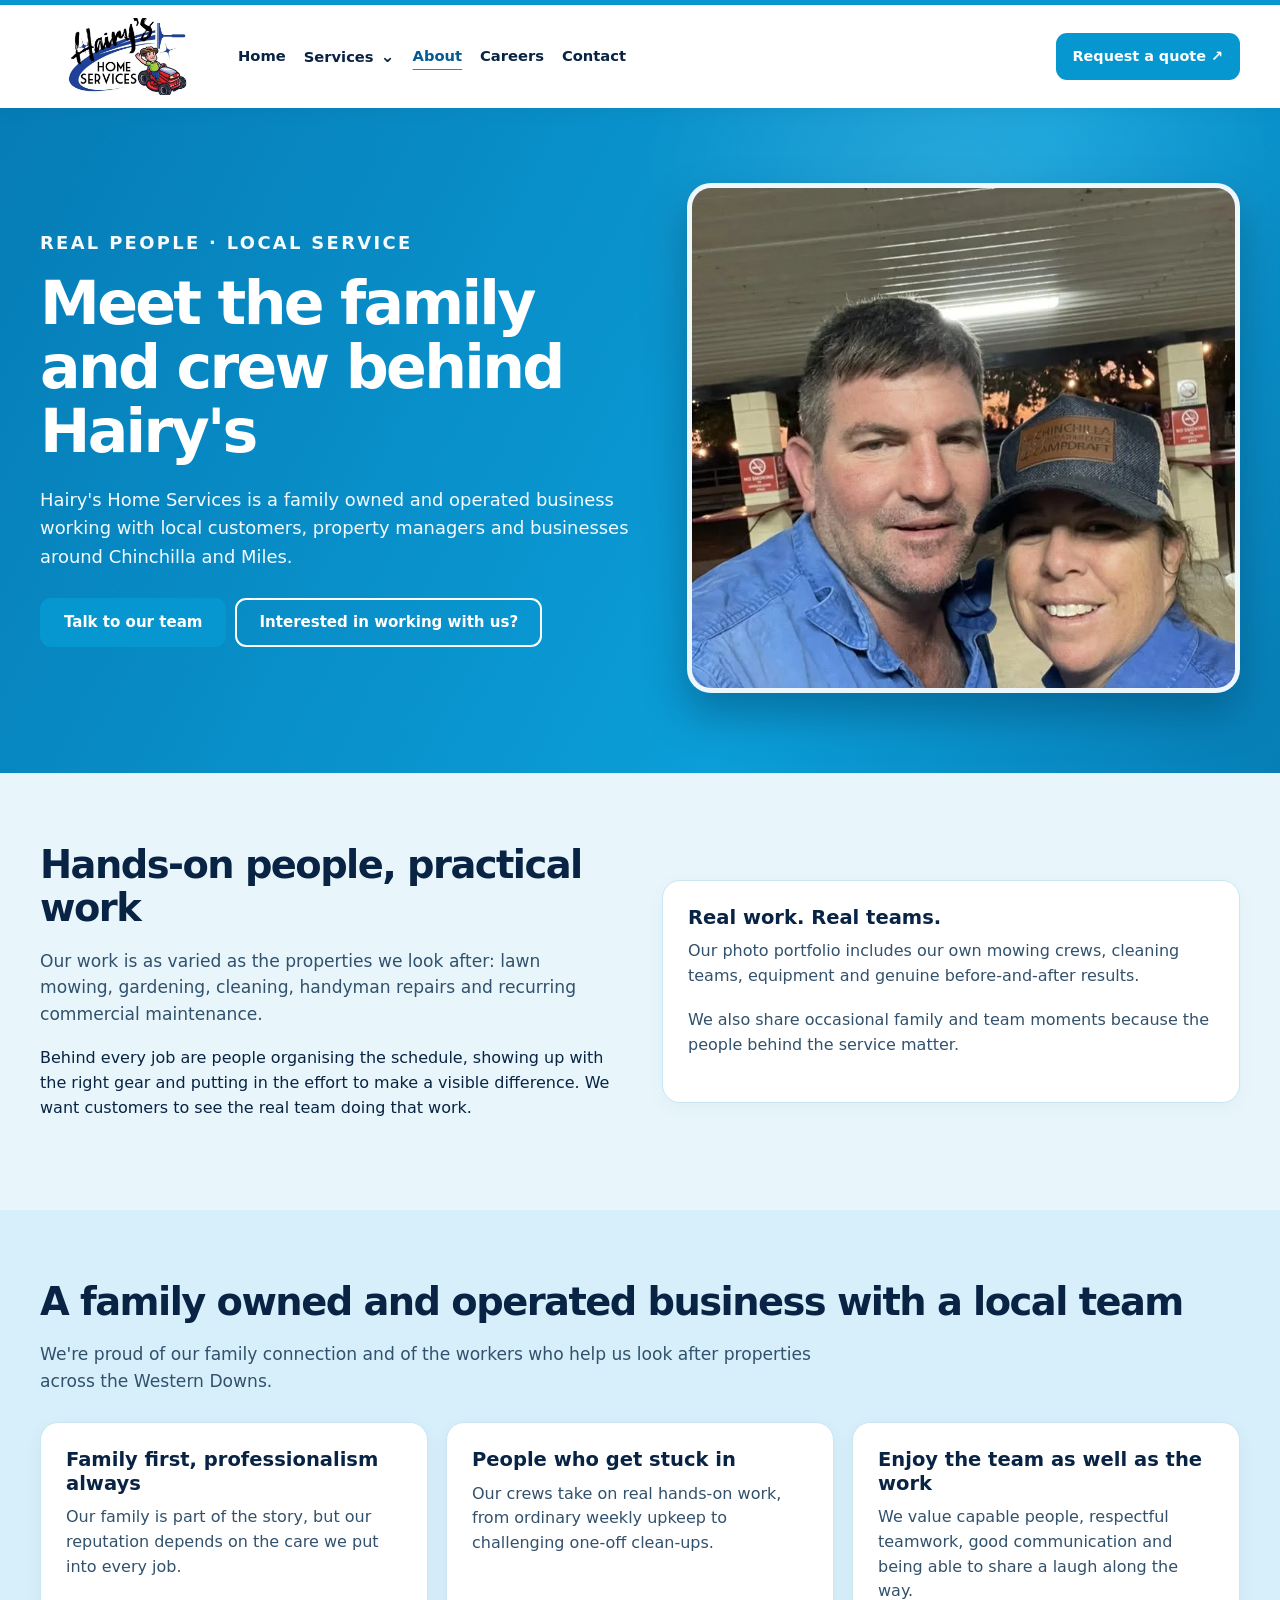
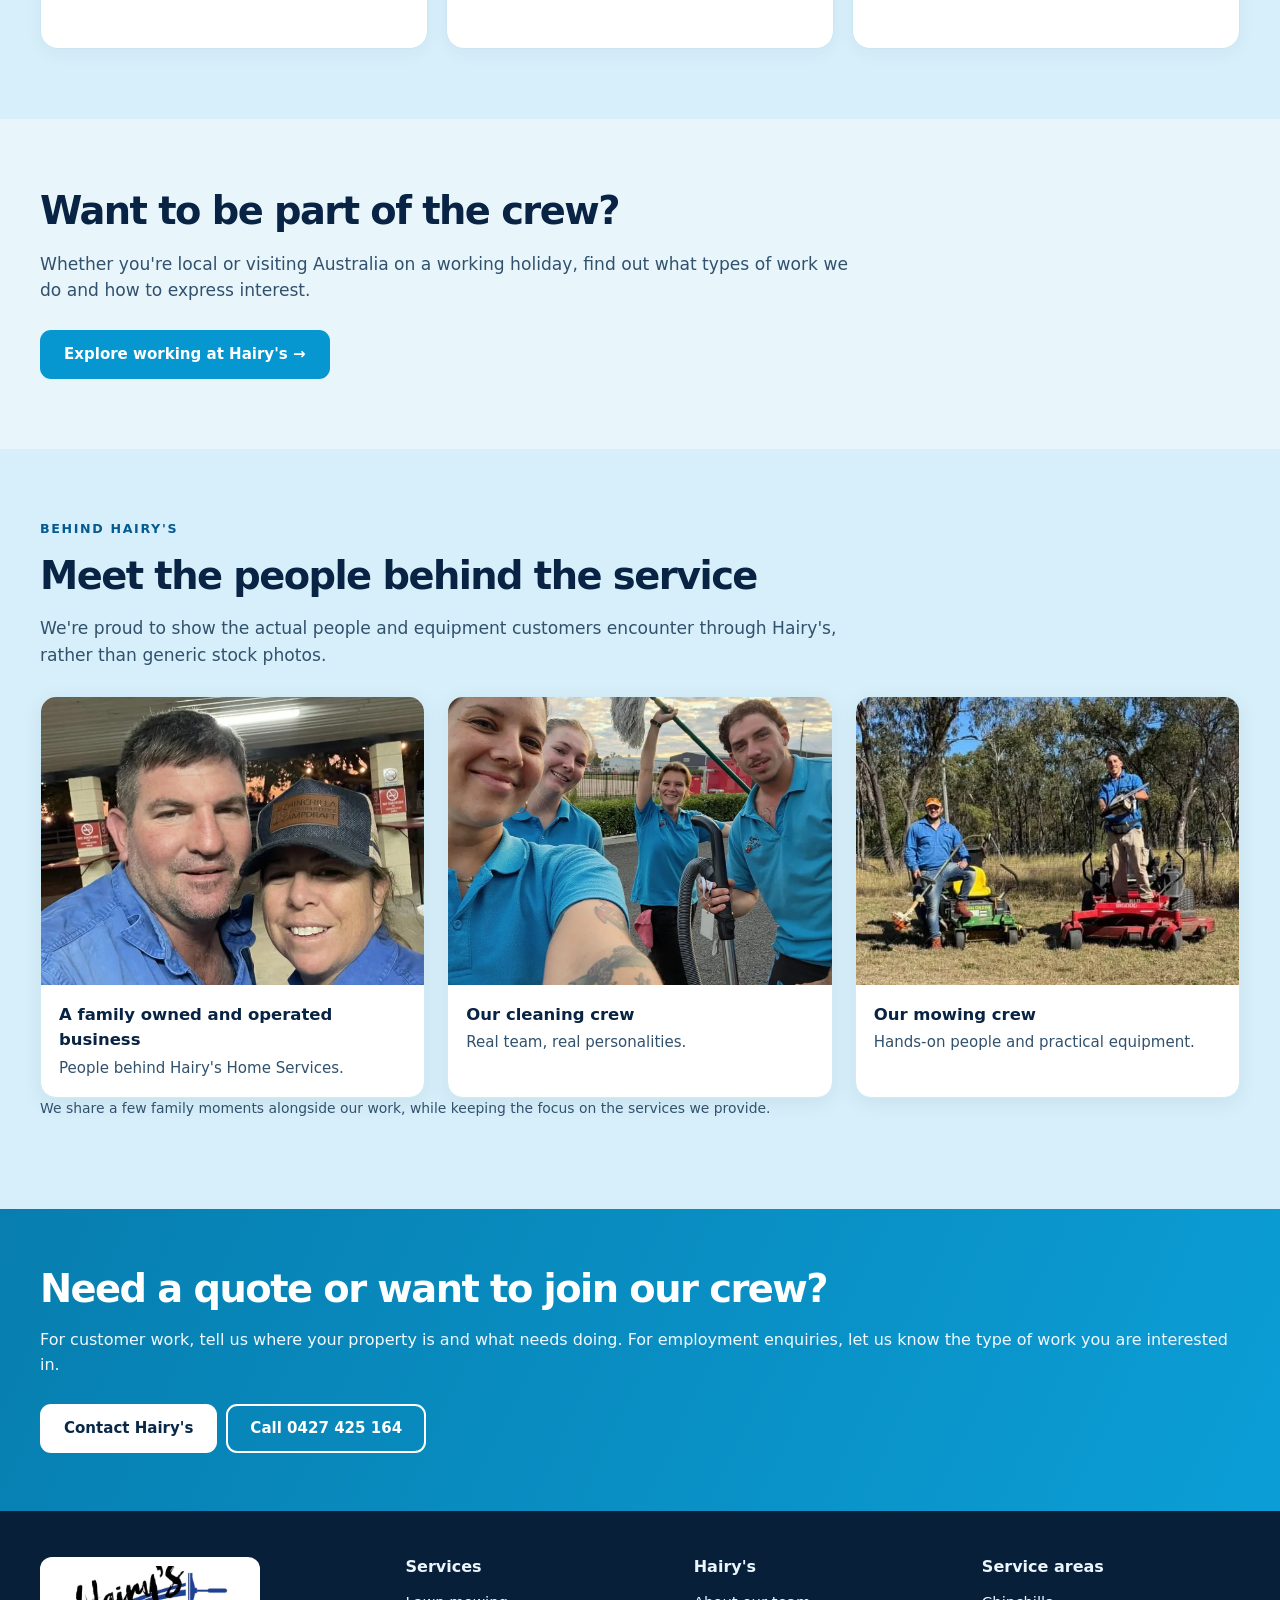
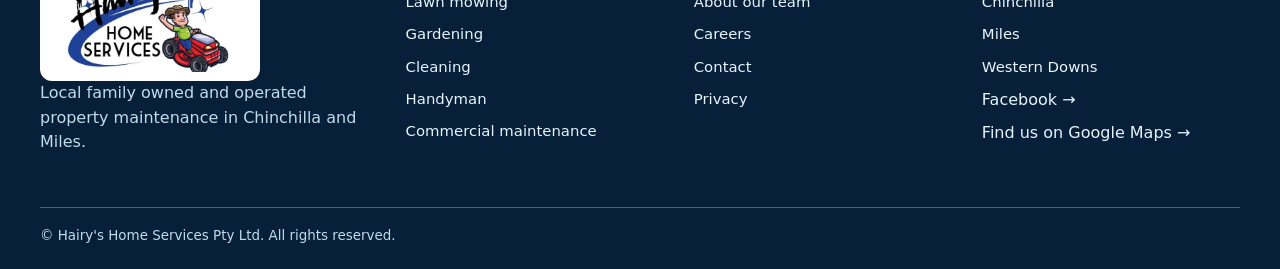
<file: about/index.html>
<!doctype html><html lang="en-AU"><head><meta charset="utf-8"><meta name="viewport" content="width=device-width, initial-scale=1"><title>About Hairy's Home Services | Our Chinchilla Team</title><meta name="description" content="Meet the family and people behind Hairy's Home Services in Chinchilla and Miles. Real mowing, gardening, cleaning and maintenance teams."><meta name="robots" content="index,follow"><link rel="canonical" href="https://hairyshomeservices.com.au/about/"><meta property="og:type" content="website"><meta property="og:title" content="About Hairy's Home Services | Our Chinchilla Team"><meta property="og:description" content="Meet the family and people behind Hairy's Home Services in Chinchilla and Miles. Real mowing, gardening, cleaning and maintenance teams."><meta property="og:url" content="https://hairyshomeservices.com.au/about/"><meta name="theme-color" content="#0797d0"><link rel="stylesheet" href="/assets/style.css"><script type="application/ld+json">{"@context":"https://schema.org","@type":"WebPage","name":"About Hairy's Home Services | Our Chinchilla Team","description":"Meet the family and people behind Hairy's Home Services in Chinchilla and Miles. Real mowing, gardening, cleaning and maintenance teams.","url":"https://hairyshomeservices.com.au/about/"}</script><meta property="og:image" content="https://hairyshomeservices.com.au/assets/images/mowing-team-equipment.webp"></head><body><header class="top"><div class="container nav"><a class="brand-logo" href="/" aria-label="Hairy's Home Services homepage"><img src="/assets/images/logo-hairys.webp" alt="Hairy's Home Services" width="178" height="77"></a><nav class="site-nav" aria-label="Main navigation"><a href="/">Home</a><details><summary>Services</summary><div class="nav-menu">
 <a href="/lawn-mowing-chinchilla/">Lawn mowing</a><a href="/gardening-chinchilla/">Gardening &amp; hedges</a><a href="/cleaning-chinchilla/">Cleaning</a><a href="/handyman-chinchilla/">Handyman</a><a href="/commercial-property-maintenance/">Commercial maintenance</a></div></details><a href="/about/" class="active" aria-current="page">About</a><a href="/careers/">Careers</a><a href="/contact/">Contact</a></nav><div class="nav-actions"><a class="btn quote" href="/contact/">Request a quote ↗</a></div></div></header><main><section class="hero subpage-hero"><div class="container hero-inner"><div class="hero-copy"><p class="eyebrow">Real people · Local service</p><h1>Meet the family and crew behind Hairy's</h1><p>Hairy's Home Services is a family owned and operated business working with local customers, property managers and businesses around Chinchilla and Miles.</p><a class="btn" href="/contact/">Talk to our team</a><a class="btn alt" href="/careers/">Interested in working with us?</a></div><figure class="hero-figure"><img src="/assets/images/team-owners.webp" alt="Two members of Hairy's family team wearing branded workwear" fetchpriority="high" width="900" height="675"></figure></div></section><section class="section"><div class="container split"><div><h2>Hands-on people, practical work</h2><p class="lead">Our work is as varied as the properties we look after: lawn mowing, gardening, cleaning, handyman repairs and recurring commercial maintenance.</p><p>Behind every job are people organising the schedule, showing up with the right gear and putting in the effort to make a visible difference. We want customers to see the real team doing that work.</p></div><div class="card"><h3>Real work. Real teams.</h3><p>Our photo portfolio includes our own mowing crews, cleaning teams, equipment and genuine before-and-after results.</p><p>We also share occasional family and team moments because the people behind the service matter.</p></div></div></section><section class="section tint"><div class="container"><h2>A family owned and operated business with a local team</h2><p class="lead">We're proud of our family connection and of the workers who help us look after properties across the Western Downs.</p><div class="cards"><article class="card"><h3>Family first, professionalism always</h3><p>Our family is part of the story, but our reputation depends on the care we put into every job.</p></article><article class="card"><h3>People who get stuck in</h3><p>Our crews take on real hands-on work, from ordinary weekly upkeep to challenging one-off clean-ups.</p></article><article class="card"><h3>Enjoy the team as well as the work</h3><p>We value capable people, respectful teamwork, good communication and being able to share a laugh along the way.</p></article></div></div></section><section class="section"><div class="container"><h2>Want to be part of the crew?</h2><p class="lead">Whether you're local or visiting Australia on a working holiday, find out what types of work we do and how to express interest.</p><a class="btn" href="/careers/">Explore working at Hairy's →</a></div></section><section class="section tint" id="meet-us"><div class="container"><p class="eyebrow dark">Behind Hairy's</p><h2>Meet the people behind the service</h2><p class="lead">We're proud to show the actual people and equipment customers encounter through Hairy's, rather than generic stock photos.</p><div class="gallery-grid"><figure class="photo-card"><img src="/assets/images/team-owners.webp" alt="Two members of Hairy's Home Services wearing branded uniforms and caps" loading="lazy" width="900" height="675"><figcaption><strong>A family owned and operated business</strong>People behind Hairy's Home Services.</figcaption></figure><figure class="photo-card"><img src="/assets/images/team-cleaners.webp" alt="Hairy's cleaning crew smiling together with cleaning equipment" loading="lazy" width="900" height="675"><figcaption><strong>Our cleaning crew</strong>Real team, real personalities.</figcaption></figure><figure class="photo-card"><img src="/assets/images/mowing-team-equipment.webp" alt="Two members of Hairy's mowing crew posing with their equipment" loading="lazy" width="900" height="675"><figcaption><strong>Our mowing crew</strong>Hands-on people and practical equipment.</figcaption></figure></div><p class="footnote">We share a few family moments alongside our work, while keeping the focus on the services we provide.</p></div></section></main><section class="section contact" id="contact"><div class="container"><h2>Need a quote or want to join our crew?</h2><p>For customer work, tell us where your property is and what needs doing. For employment enquiries, let us know the type of work you are interested in.</p><a class="btn" href="/contact/">Contact Hairy's</a><a class="btn alt" href="tel:+61427425164">Call 0427 425 164</a></div></section><footer class="footer"><div class="container"><div class="footer-top">
<div class="footer-brand"><a href="/"><img src="/assets/images/logo-hairys.webp" alt="Hairy's Home Services" loading="lazy" width="220" height="115"></a><p>Local family owned and operated property maintenance in Chinchilla and Miles.</p></div>
<div><h3>Services</h3><ul><li><a href="/lawn-mowing-chinchilla/">Lawn mowing</a></li><li><a href="/gardening-chinchilla/">Gardening</a></li><li><a href="/cleaning-chinchilla/">Cleaning</a></li><li><a href="/handyman-chinchilla/">Handyman</a></li><li><a href="/commercial-property-maintenance/">Commercial maintenance</a></li></ul></div>
<div><h3>Hairy's</h3><ul><li><a href="/about/">About our team</a></li><li><a href="/careers/">Careers</a></li><li><a href="/contact/">Contact</a></li><li><a href="/privacy/">Privacy</a></li></ul></div>
<div><h3>Service areas</h3><ul><li>Chinchilla</li><li>Miles</li><li>Western Downs</li></ul><p><a href="https://www.facebook.com/Hairyshomeservices" target="_blank" rel="noopener">Facebook →</a> <a class="google-social-link" href="https://www.google.com/maps/search/?api=1&amp;query=Hairy%27s%20Home%20Services%20Chinchilla%20QLD&amp;query_place_id=ChIJuXbh9719vmsRwkrC1QKnAt4" target="_blank" rel="noopener noreferrer">Find us on Google Maps →</a></p></div></div><div class="footer-bottom">© Hairy's Home Services Pty Ltd. All rights reserved.</div></div></footer></body></html>
</file>
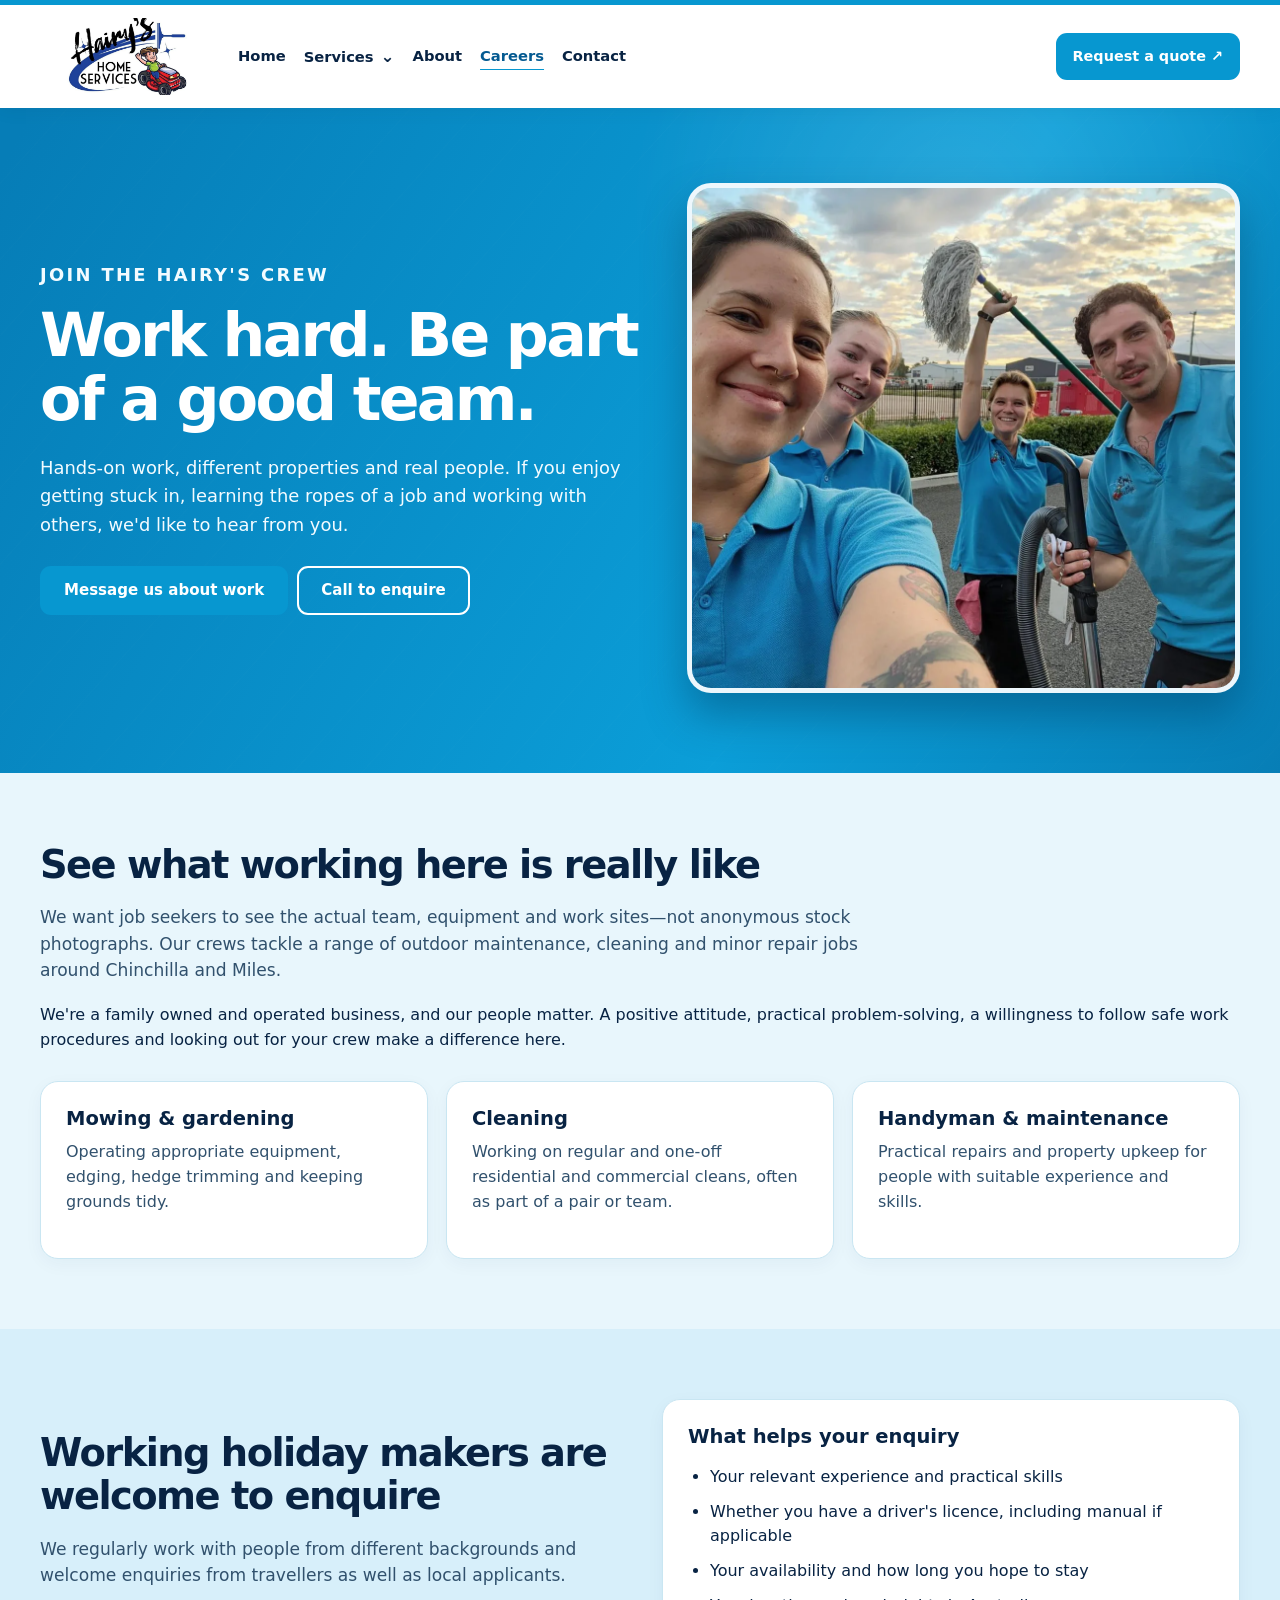
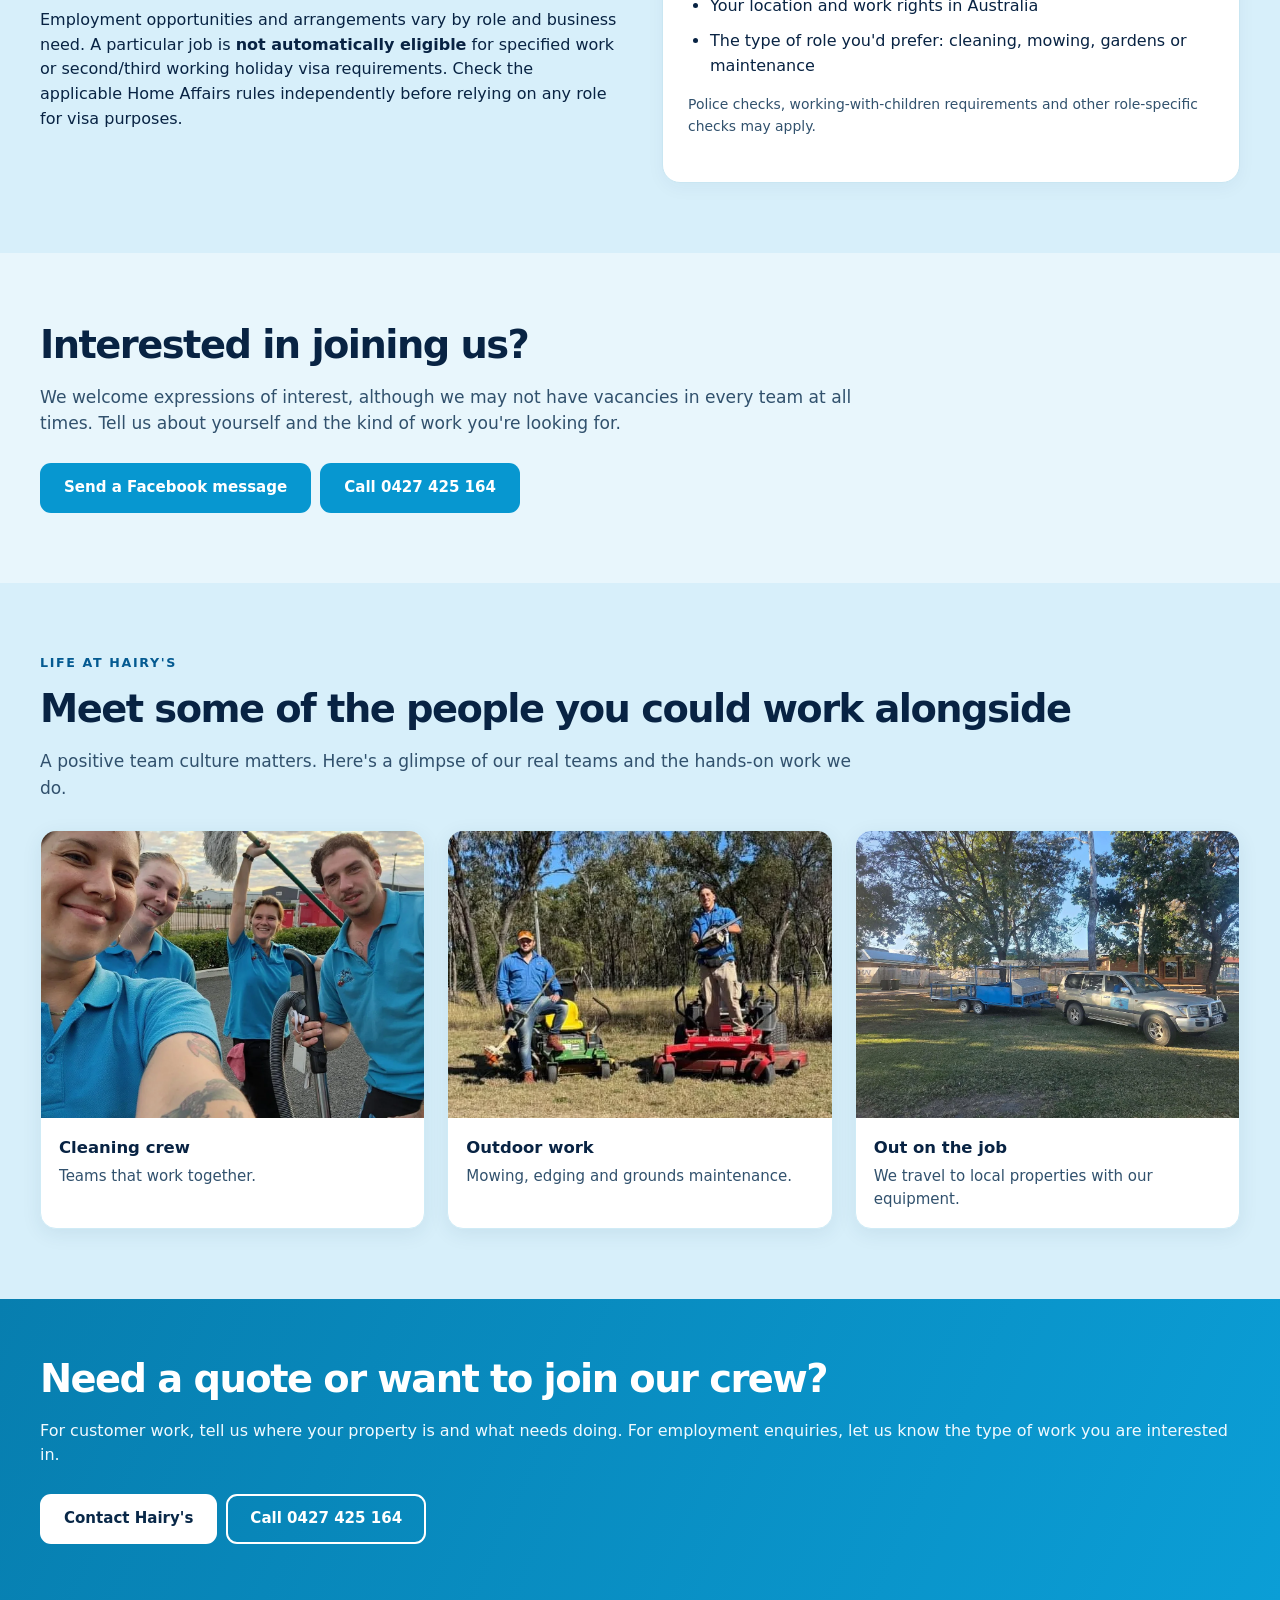
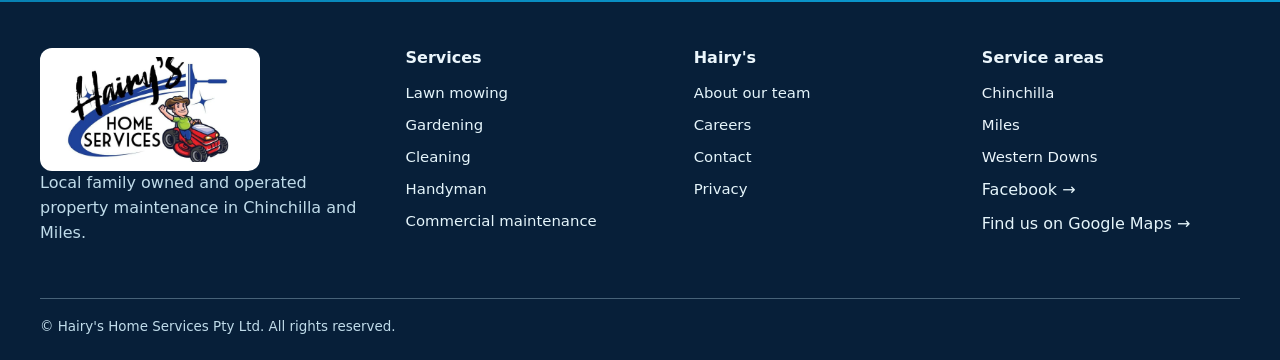
<file: careers/index.html>
<!doctype html><html lang="en-AU"><head><meta charset="utf-8"><meta name="viewport" content="width=device-width, initial-scale=1"><title>Work at Hairy's | Cleaning, Mowing & Handyman Jobs Chinchilla</title><meta name="description" content="Interested in lawn mowing, gardening, cleaning or maintenance work in Chinchilla? Learn about Hairy's Home Services team and express interest."><meta name="robots" content="index,follow"><link rel="canonical" href="https://hairyshomeservices.com.au/careers/"><meta property="og:type" content="website"><meta property="og:title" content="Work at Hairy's | Cleaning, Mowing & Handyman Jobs Chinchilla"><meta property="og:description" content="Interested in lawn mowing, gardening, cleaning or maintenance work in Chinchilla? Learn about Hairy's Home Services team and express interest."><meta property="og:url" content="https://hairyshomeservices.com.au/careers/"><meta name="theme-color" content="#0797d0"><link rel="stylesheet" href="/assets/style.css"><script type="application/ld+json">{"@context":"https://schema.org","@type":"WebPage","name":"Work at Hairy's | Cleaning, Mowing & Handyman Jobs Chinchilla","description":"Interested in lawn mowing, gardening, cleaning or maintenance work in Chinchilla? Learn about Hairy's Home Services team and express interest.","url":"https://hairyshomeservices.com.au/careers/"}</script><meta property="og:image" content="https://hairyshomeservices.com.au/assets/images/mowing-team-equipment.webp"></head><body><header class="top"><div class="container nav"><a class="brand-logo" href="/" aria-label="Hairy's Home Services homepage"><img src="/assets/images/logo-hairys.webp" alt="Hairy's Home Services" width="178" height="77"></a><nav class="site-nav" aria-label="Main navigation"><a href="/">Home</a><details><summary>Services</summary><div class="nav-menu">
 <a href="/lawn-mowing-chinchilla/">Lawn mowing</a><a href="/gardening-chinchilla/">Gardening &amp; hedges</a><a href="/cleaning-chinchilla/">Cleaning</a><a href="/handyman-chinchilla/">Handyman</a><a href="/commercial-property-maintenance/">Commercial maintenance</a></div></details><a href="/about/">About</a><a href="/careers/" class="active" aria-current="page">Careers</a><a href="/contact/">Contact</a></nav><div class="nav-actions"><a class="btn quote" href="/contact/">Request a quote ↗</a></div></div></header><main><section class="hero subpage-hero"><div class="container hero-inner"><div class="hero-copy"><p class="eyebrow">Join the Hairy's crew</p><h1>Work hard. Be part of a good team.</h1><p>Hands-on work, different properties and real people. If you enjoy getting stuck in, learning the ropes of a job and working with others, we'd like to hear from you.</p><a class="btn" href="https://www.facebook.com/Hairyshomeservices" target="_blank" rel="noopener">Message us about work</a><a class="btn alt" href="tel:+61427425164">Call to enquire</a></div><figure class="hero-figure"><img src="/assets/images/team-cleaners.webp" alt="Hairy's cleaning crew enjoying a team moment" fetchpriority="high" width="900" height="675"></figure></div></section><section class="section"><div class="container"><h2>See what working here is really like</h2><p class="lead">We want job seekers to see the actual team, equipment and work sites—not anonymous stock photographs. Our crews tackle a range of outdoor maintenance, cleaning and minor repair jobs around Chinchilla and Miles.</p><p>We're a family owned and operated business, and our people matter. A positive attitude, practical problem-solving, a willingness to follow safe work procedures and looking out for your crew make a difference here.</p><div class="cards"><article class="card"><h3>Mowing & gardening</h3><p>Operating appropriate equipment, edging, hedge trimming and keeping grounds tidy.</p></article><article class="card"><h3>Cleaning</h3><p>Working on regular and one-off residential and commercial cleans, often as part of a pair or team.</p></article><article class="card"><h3>Handyman & maintenance</h3><p>Practical repairs and property upkeep for people with suitable experience and skills.</p></article></div></div></section><section class="section tint"><div class="container split"><div><h2>Working holiday makers are welcome to enquire</h2><p class="lead">We regularly work with people from different backgrounds and welcome enquiries from travellers as well as local applicants.</p><p>Employment opportunities and arrangements vary by role and business need. A particular job is <strong>not automatically eligible</strong> for specified work or second/third working holiday visa requirements. Check the applicable Home Affairs rules independently before relying on any role for visa purposes.</p></div><div class="card"><h3>What helps your enquiry</h3><ul class="list"><li>Your relevant experience and practical skills</li><li>Whether you have a driver's licence, including manual if applicable</li><li>Your availability and how long you hope to stay</li><li>Your location and work rights in Australia</li><li>The type of role you'd prefer: cleaning, mowing, gardens or maintenance</li></ul><p class="small">Police checks, working-with-children requirements and other role-specific checks may apply.</p></div></div></section><section class="section"><div class="container"><h2>Interested in joining us?</h2><p class="lead">We welcome expressions of interest, although we may not have vacancies in every team at all times. Tell us about yourself and the kind of work you're looking for.</p><a class="btn" href="https://www.facebook.com/Hairyshomeservices" target="_blank" rel="noopener">Send a Facebook message</a><a class="btn" href="tel:+61427425164">Call 0427 425 164</a></div></section><section class="section tint" id="crew-gallery"><div class="container"><p class="eyebrow dark">Life at Hairy's</p><h2>Meet some of the people you could work alongside</h2><p class="lead">A positive team culture matters. Here's a glimpse of our real teams and the hands-on work we do.</p><div class="gallery-grid"><figure class="photo-card"><img src="/assets/images/team-cleaners.webp" alt="Smiling Hairy's cleaning crew in blue branded shirts together with their equipment" loading="lazy" width="900" height="675"><figcaption><strong>Cleaning crew</strong>Teams that work together.</figcaption></figure><figure class="photo-card"><img src="/assets/images/mowing-team-equipment.webp" alt="Hairy's mowing crew standing by zero-turn mowers in a grassy field" loading="lazy" width="900" height="675"><figcaption><strong>Outdoor work</strong>Mowing, edging and grounds maintenance.</figcaption></figure><figure class="photo-card"><img src="/assets/images/work-vehicle.webp" alt="Hairy's work vehicle and trailer at a property" loading="lazy" width="900" height="675"><figcaption><strong>Out on the job</strong>We travel to local properties with our equipment.</figcaption></figure></div></div></section></main><section class="section contact" id="contact"><div class="container"><h2>Need a quote or want to join our crew?</h2><p>For customer work, tell us where your property is and what needs doing. For employment enquiries, let us know the type of work you are interested in.</p><a class="btn" href="/contact/">Contact Hairy's</a><a class="btn alt" href="tel:+61427425164">Call 0427 425 164</a></div></section><footer class="footer"><div class="container"><div class="footer-top">
<div class="footer-brand"><a href="/"><img src="/assets/images/logo-hairys.webp" alt="Hairy's Home Services" loading="lazy" width="220" height="115"></a><p>Local family owned and operated property maintenance in Chinchilla and Miles.</p></div>
<div><h3>Services</h3><ul><li><a href="/lawn-mowing-chinchilla/">Lawn mowing</a></li><li><a href="/gardening-chinchilla/">Gardening</a></li><li><a href="/cleaning-chinchilla/">Cleaning</a></li><li><a href="/handyman-chinchilla/">Handyman</a></li><li><a href="/commercial-property-maintenance/">Commercial maintenance</a></li></ul></div>
<div><h3>Hairy's</h3><ul><li><a href="/about/">About our team</a></li><li><a href="/careers/">Careers</a></li><li><a href="/contact/">Contact</a></li><li><a href="/privacy/">Privacy</a></li></ul></div>
<div><h3>Service areas</h3><ul><li>Chinchilla</li><li>Miles</li><li>Western Downs</li></ul><p><a href="https://www.facebook.com/Hairyshomeservices" target="_blank" rel="noopener">Facebook →</a> <a class="google-social-link" href="https://www.google.com/maps/search/?api=1&amp;query=Hairy%27s%20Home%20Services%20Chinchilla%20QLD&amp;query_place_id=ChIJuXbh9719vmsRwkrC1QKnAt4" target="_blank" rel="noopener noreferrer">Find us on Google Maps →</a></p></div></div><div class="footer-bottom">© Hairy's Home Services Pty Ltd. All rights reserved.</div></div></footer></body></html>
</file>
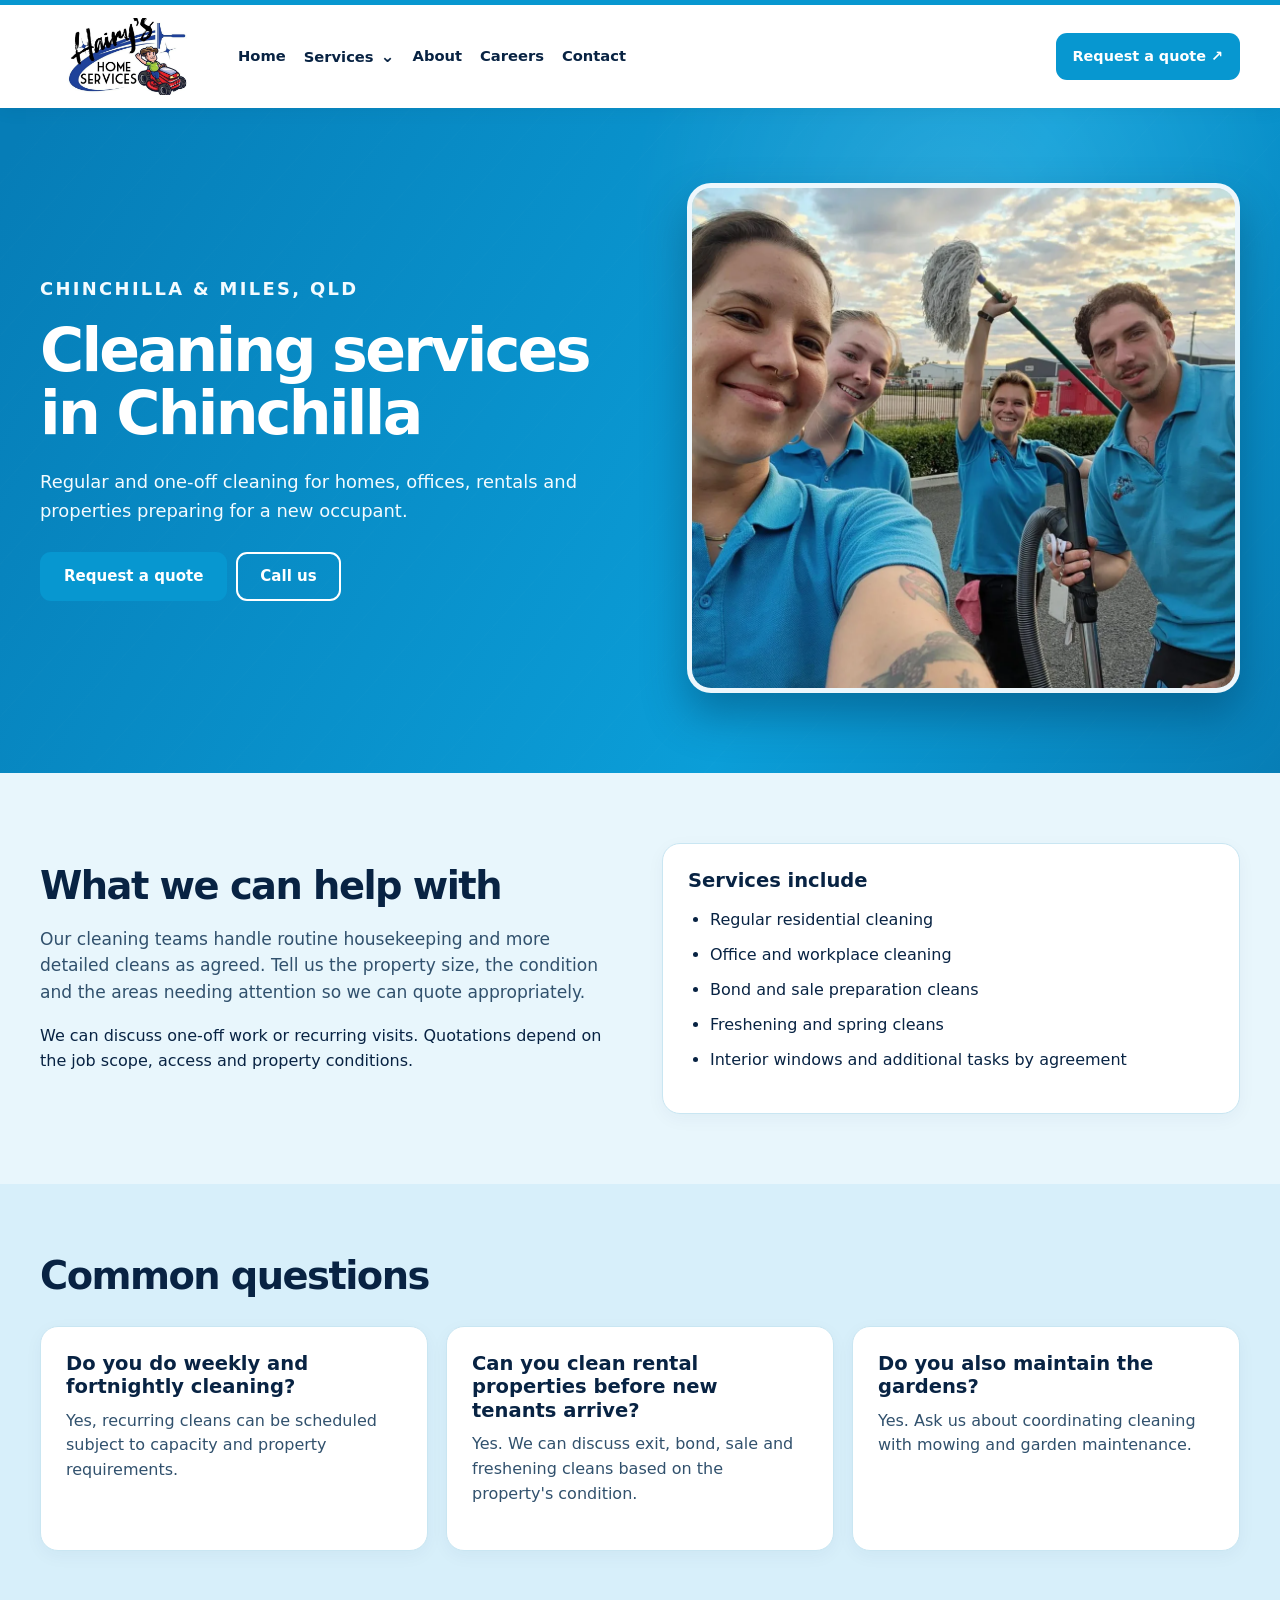
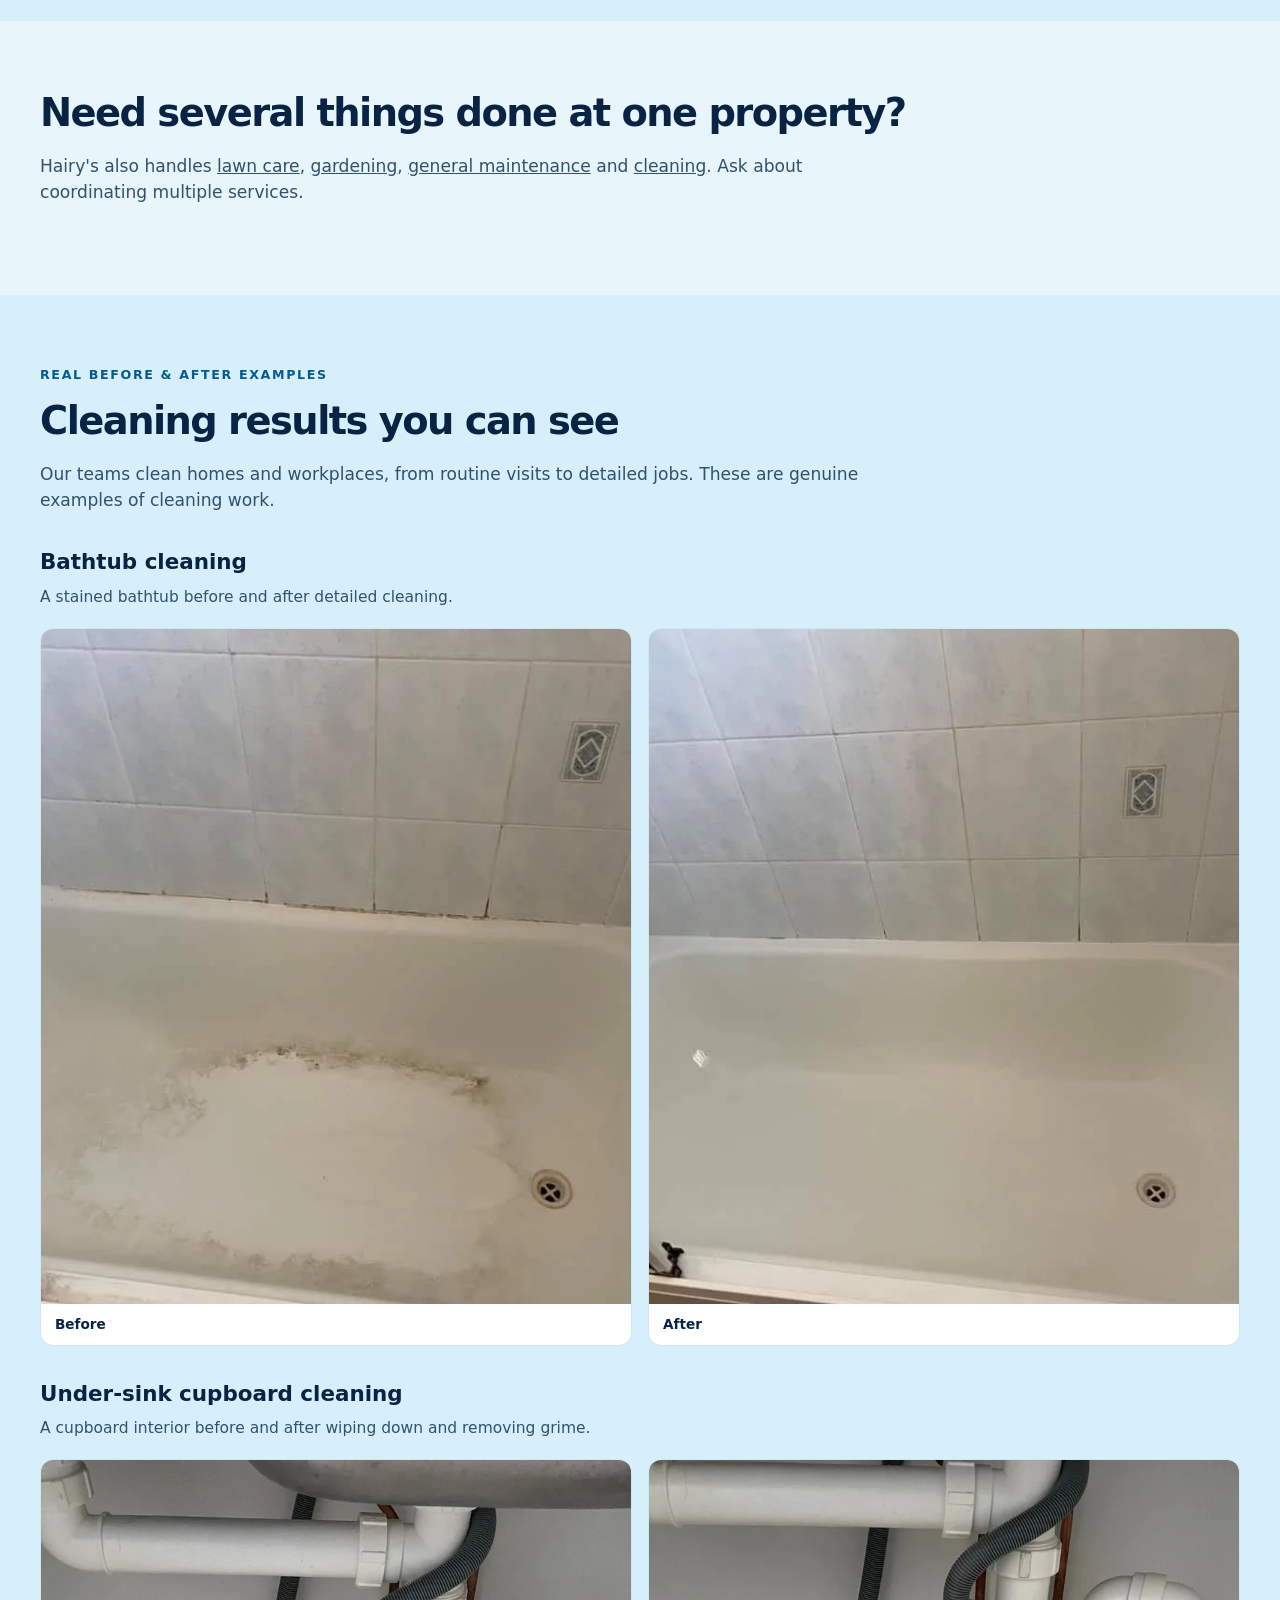
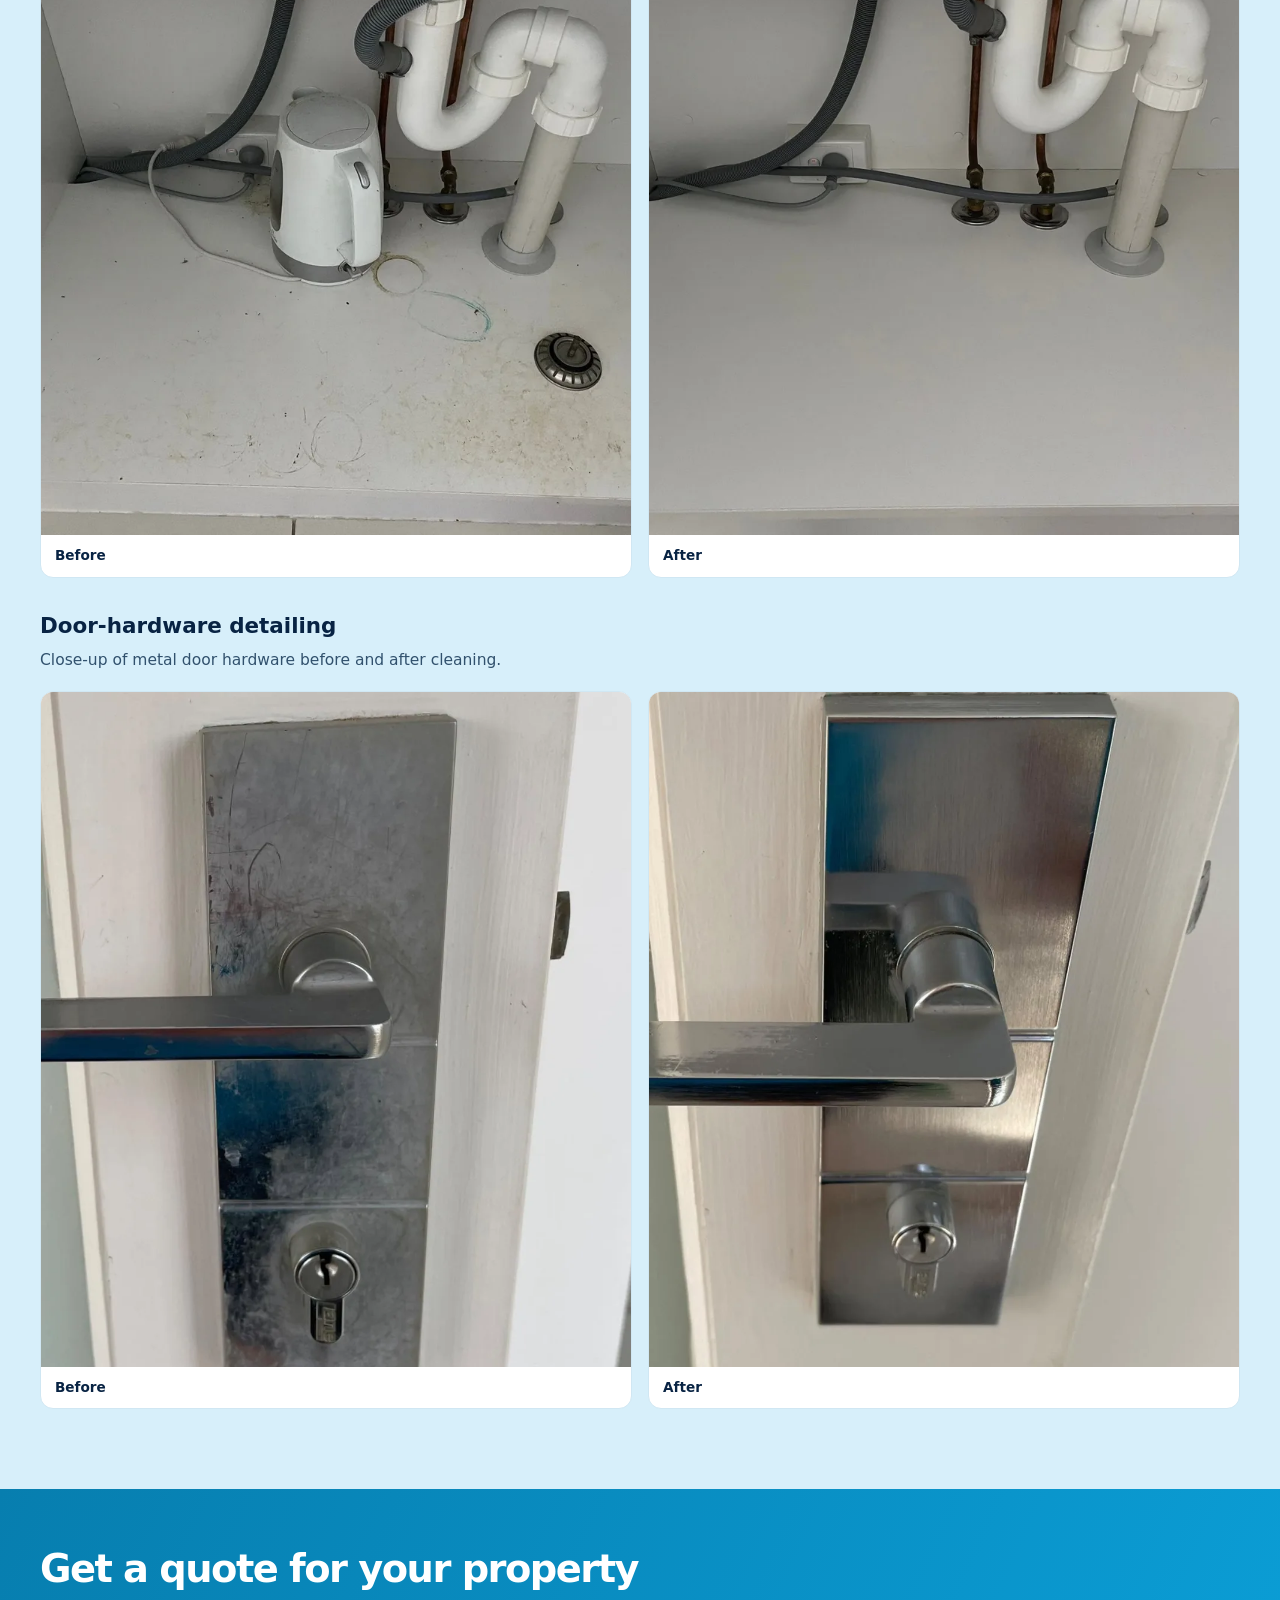
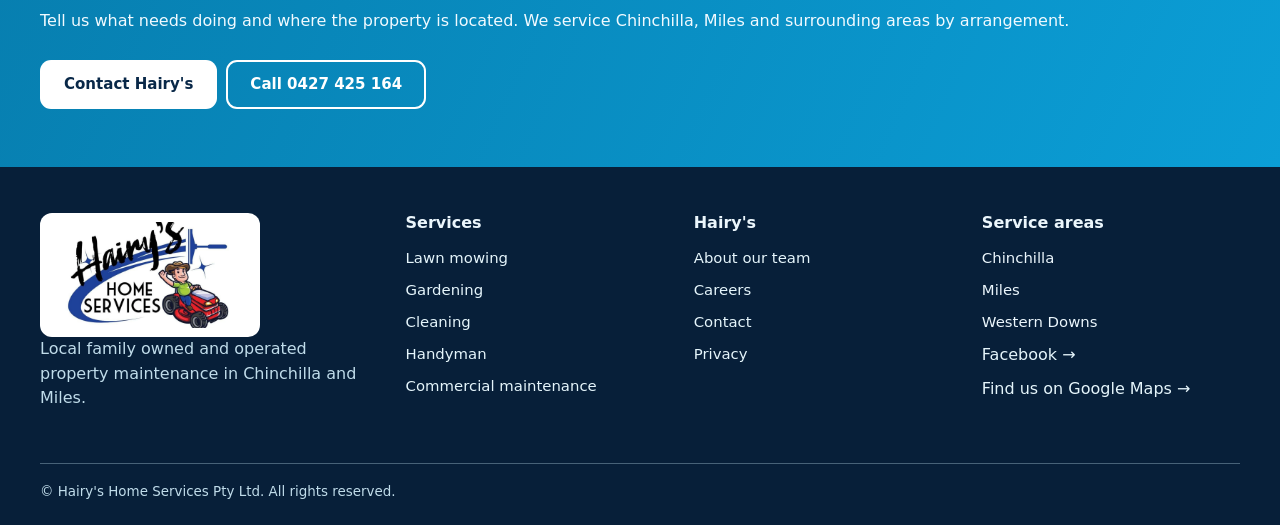
<file: cleaning-chinchilla/index.html>
<!doctype html><html lang="en-AU"><head><meta charset="utf-8"><meta name="viewport" content="width=device-width, initial-scale=1"><title>Cleaning Services Chinchilla & Miles | Hairy's Home Services</title><meta name="description" content="House cleaning, office cleaning, bond and sale cleaning in Chinchilla and Miles. One-off and regular cleaning from Hairy's Home Services."><meta name="robots" content="index,follow"><link rel="canonical" href="https://hairyshomeservices.com.au/cleaning-chinchilla/"><meta property="og:type" content="website"><meta property="og:title" content="Cleaning Services Chinchilla & Miles | Hairy's Home Services"><meta property="og:description" content="House cleaning, office cleaning, bond and sale cleaning in Chinchilla and Miles. One-off and regular cleaning from Hairy's Home Services."><meta property="og:url" content="https://hairyshomeservices.com.au/cleaning-chinchilla/"><link rel="stylesheet" href="/assets/style.css"><script type="application/ld+json">{"@context":"https://schema.org","@type":"Service","name":"Cleaning Services","description":"House cleaning, office cleaning, bond and sale cleaning in Chinchilla and Miles. One-off and regular cleaning from Hairy's Home Services.","url":"https://hairyshomeservices.com.au/cleaning-chinchilla/","areaServed":[{"@type":"Place","name":"Chinchilla QLD"},{"@type":"Place","name":"Miles QLD"}],"provider":{"@type":"LocalBusiness","name":"Hairy's Home Services","url":"https://hairyshomeservices.com.au/"}}</script><meta property="og:image" content="https://hairyshomeservices.com.au/assets/images/mowing-team-equipment.webp"><meta name="theme-color" content="#0797d0"></head><body><header class="top"><div class="container nav"><a class="brand-logo" href="/" aria-label="Hairy's Home Services homepage"><img src="/assets/images/logo-hairys.webp" alt="Hairy's Home Services" width="178" height="77"></a><nav class="site-nav" aria-label="Main navigation"><a href="/">Home</a><details><summary>Services</summary><div class="nav-menu">
 <a href="/lawn-mowing-chinchilla/">Lawn mowing</a><a href="/gardening-chinchilla/">Gardening &amp; hedges</a><a href="/cleaning-chinchilla/">Cleaning</a><a href="/handyman-chinchilla/">Handyman</a><a href="/commercial-property-maintenance/">Commercial maintenance</a></div></details><a href="/about/">About</a><a href="/careers/">Careers</a><a href="/contact/">Contact</a></nav><div class="nav-actions"><a class="btn quote" href="/contact/">Request a quote ↗</a></div></div></header><main><section class="hero subpage-hero"><div class="container hero-inner"><div class="hero-copy"><p class="eyebrow">Chinchilla & Miles, QLD</p><h1>Cleaning services in Chinchilla</h1><p>Regular and one-off cleaning for homes, offices, rentals and properties preparing for a new occupant.</p><a class="btn" href="/contact/">Request a quote</a><a class="btn alt" href="tel:+61427425164">Call us</a></div><figure class="hero-figure"><img src="/assets/images/team-cleaners.webp" alt="Hairy's cleaning crew smiling with their equipment" fetchpriority="high" width="900" height="675"></figure></div></section><section class="section"><div class="container split"><div><h2>What we can help with</h2><p class="lead">Our cleaning teams handle routine housekeeping and more detailed cleans as agreed. Tell us the property size, the condition and the areas needing attention so we can quote appropriately.</p><p>We can discuss one-off work or recurring visits. Quotations depend on the job scope, access and property conditions.</p></div><div class="card"><h3>Services include</h3><ul class="list"><li>Regular residential cleaning</li><li>Office and workplace cleaning</li><li>Bond and sale preparation cleans</li><li>Freshening and spring cleans</li><li>Interior windows and additional tasks by agreement</li></ul></div></div></section><section class="section tint"><div class="container"><h2>Common questions</h2><div class="cards"><article class="card"><h3>Do you do weekly and fortnightly cleaning?</h3><p>Yes, recurring cleans can be scheduled subject to capacity and property requirements.</p></article><article class="card"><h3>Can you clean rental properties before new tenants arrive?</h3><p>Yes. We can discuss exit, bond, sale and freshening cleans based on the property's condition.</p></article><article class="card"><h3>Do you also maintain the gardens?</h3><p>Yes. Ask us about coordinating cleaning with mowing and garden maintenance.</p></article></div></div></section><section class="section"><div class="container"><h2>Need several things done at one property?</h2><p class="lead">Hairy's also handles <a href="/lawn-mowing-chinchilla/">lawn care</a>, <a href="/gardening-chinchilla/">gardening</a>, <a href="/handyman-chinchilla/">general maintenance</a> and <a href="/cleaning-chinchilla/">cleaning</a>. Ask about coordinating multiple services.</p></div></section><section class="section tint" id="real-work"><div class="container"><p class="eyebrow dark">Real before &amp; after examples</p><h2>Cleaning results you can see</h2><p class="lead">Our teams clean homes and workplaces, from routine visits to detailed jobs. These are genuine examples of cleaning work.</p><div class="before-after"><h3 class="case-title">Bathtub cleaning</h3><p class="case-description">A stained bathtub before and after detailed cleaning.</p><div class="pair-grid"><figure><img src="/assets/images/bath-clean-before.webp" alt="Staining and residue in a bathtub before cleaning" loading="lazy" width="900" height="675"><figcaption>Before</figcaption></figure><figure><img src="/assets/images/bath-clean-after.webp" alt="Bathtub after detailed cleaning with visible residue removed" loading="lazy" width="900" height="675"><figcaption>After</figcaption></figure></div></div><div class="before-after"><h3 class="case-title">Under-sink cupboard cleaning</h3><p class="case-description">A cupboard interior before and after wiping down and removing grime.</p><div class="pair-grid"><figure><img src="/assets/images/cupboard-before.webp" alt="Under-sink cupboard with grime and marks before cleaning" loading="lazy" width="900" height="675"><figcaption>Before</figcaption></figure><figure><img src="/assets/images/cupboard-after.webp" alt="Cleaned under-sink cupboard interior after wiping and detailing" loading="lazy" width="900" height="675"><figcaption>After</figcaption></figure></div></div><div class="before-after"><h3 class="case-title">Door-hardware detailing</h3><p class="case-description">Close-up of metal door hardware before and after cleaning.</p><div class="pair-grid"><figure><img src="/assets/images/door-hardware-before.webp" alt="Marked door-handle backplate before cleaning" loading="lazy" width="900" height="675"><figcaption>Before</figcaption></figure><figure><img src="/assets/images/door-hardware-after.webp" alt="Metal door-handle backplate visibly cleaner after detailing" loading="lazy" width="900" height="675"><figcaption>After</figcaption></figure></div></div></div></section></main><section class="section contact" id="contact"><div class="container"><h2>Get a quote for your property</h2><p>Tell us what needs doing and where the property is located. We service Chinchilla, Miles and surrounding areas by arrangement.</p><a class="btn" href="/contact/">Contact Hairy's</a><a class="btn alt" href="tel:+61427425164">Call 0427 425 164</a></div></section><footer class="footer"><div class="container"><div class="footer-top">
<div class="footer-brand"><a href="/"><img src="/assets/images/logo-hairys.webp" alt="Hairy's Home Services" loading="lazy" width="220" height="115"></a><p>Local family owned and operated property maintenance in Chinchilla and Miles.</p></div>
<div><h3>Services</h3><ul><li><a href="/lawn-mowing-chinchilla/">Lawn mowing</a></li><li><a href="/gardening-chinchilla/">Gardening</a></li><li><a href="/cleaning-chinchilla/">Cleaning</a></li><li><a href="/handyman-chinchilla/">Handyman</a></li><li><a href="/commercial-property-maintenance/">Commercial maintenance</a></li></ul></div>
<div><h3>Hairy's</h3><ul><li><a href="/about/">About our team</a></li><li><a href="/careers/">Careers</a></li><li><a href="/contact/">Contact</a></li><li><a href="/privacy/">Privacy</a></li></ul></div>
<div><h3>Service areas</h3><ul><li>Chinchilla</li><li>Miles</li><li>Western Downs</li></ul><p><a href="https://www.facebook.com/Hairyshomeservices" target="_blank" rel="noopener">Facebook →</a> <a class="google-social-link" href="https://www.google.com/maps/search/?api=1&amp;query=Hairy%27s%20Home%20Services%20Chinchilla%20QLD&amp;query_place_id=ChIJuXbh9719vmsRwkrC1QKnAt4" target="_blank" rel="noopener noreferrer">Find us on Google Maps →</a></p></div></div><div class="footer-bottom">© Hairy's Home Services Pty Ltd. All rights reserved.</div></div></footer></body></html>
</file>
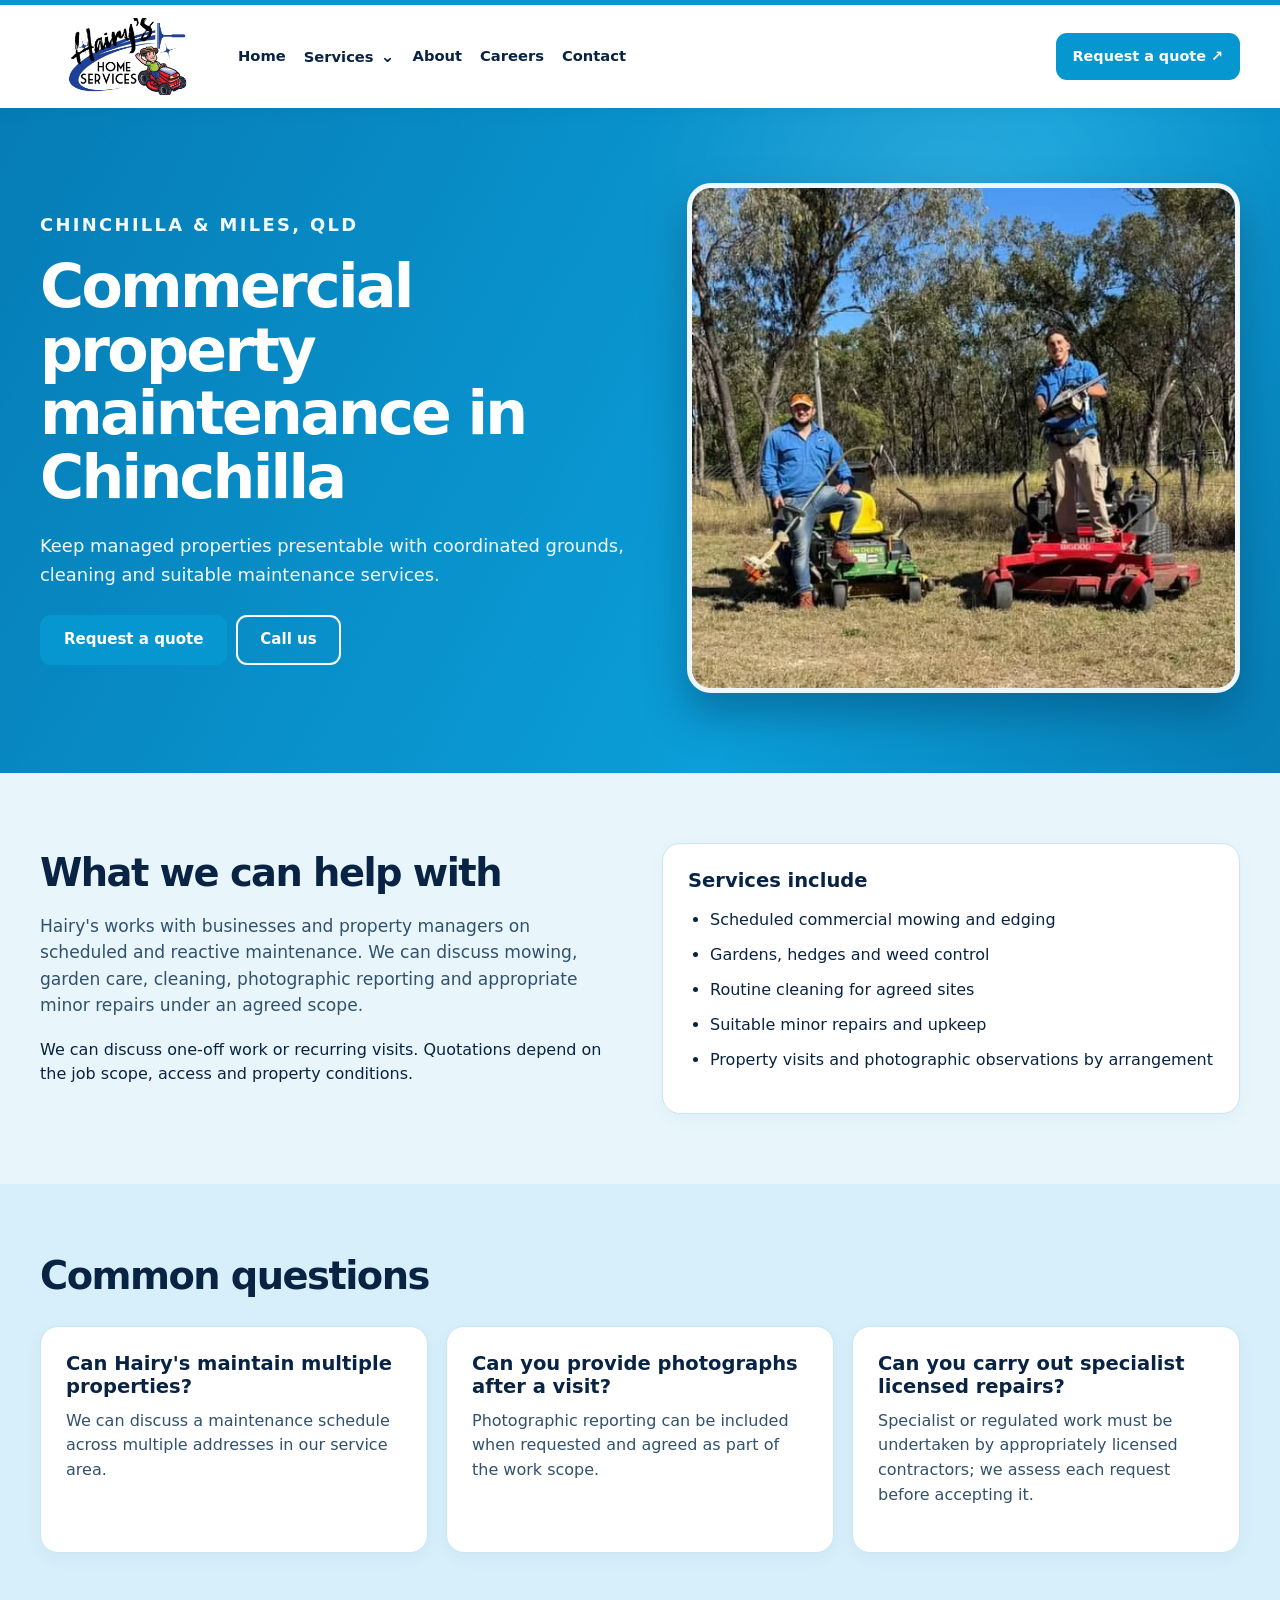
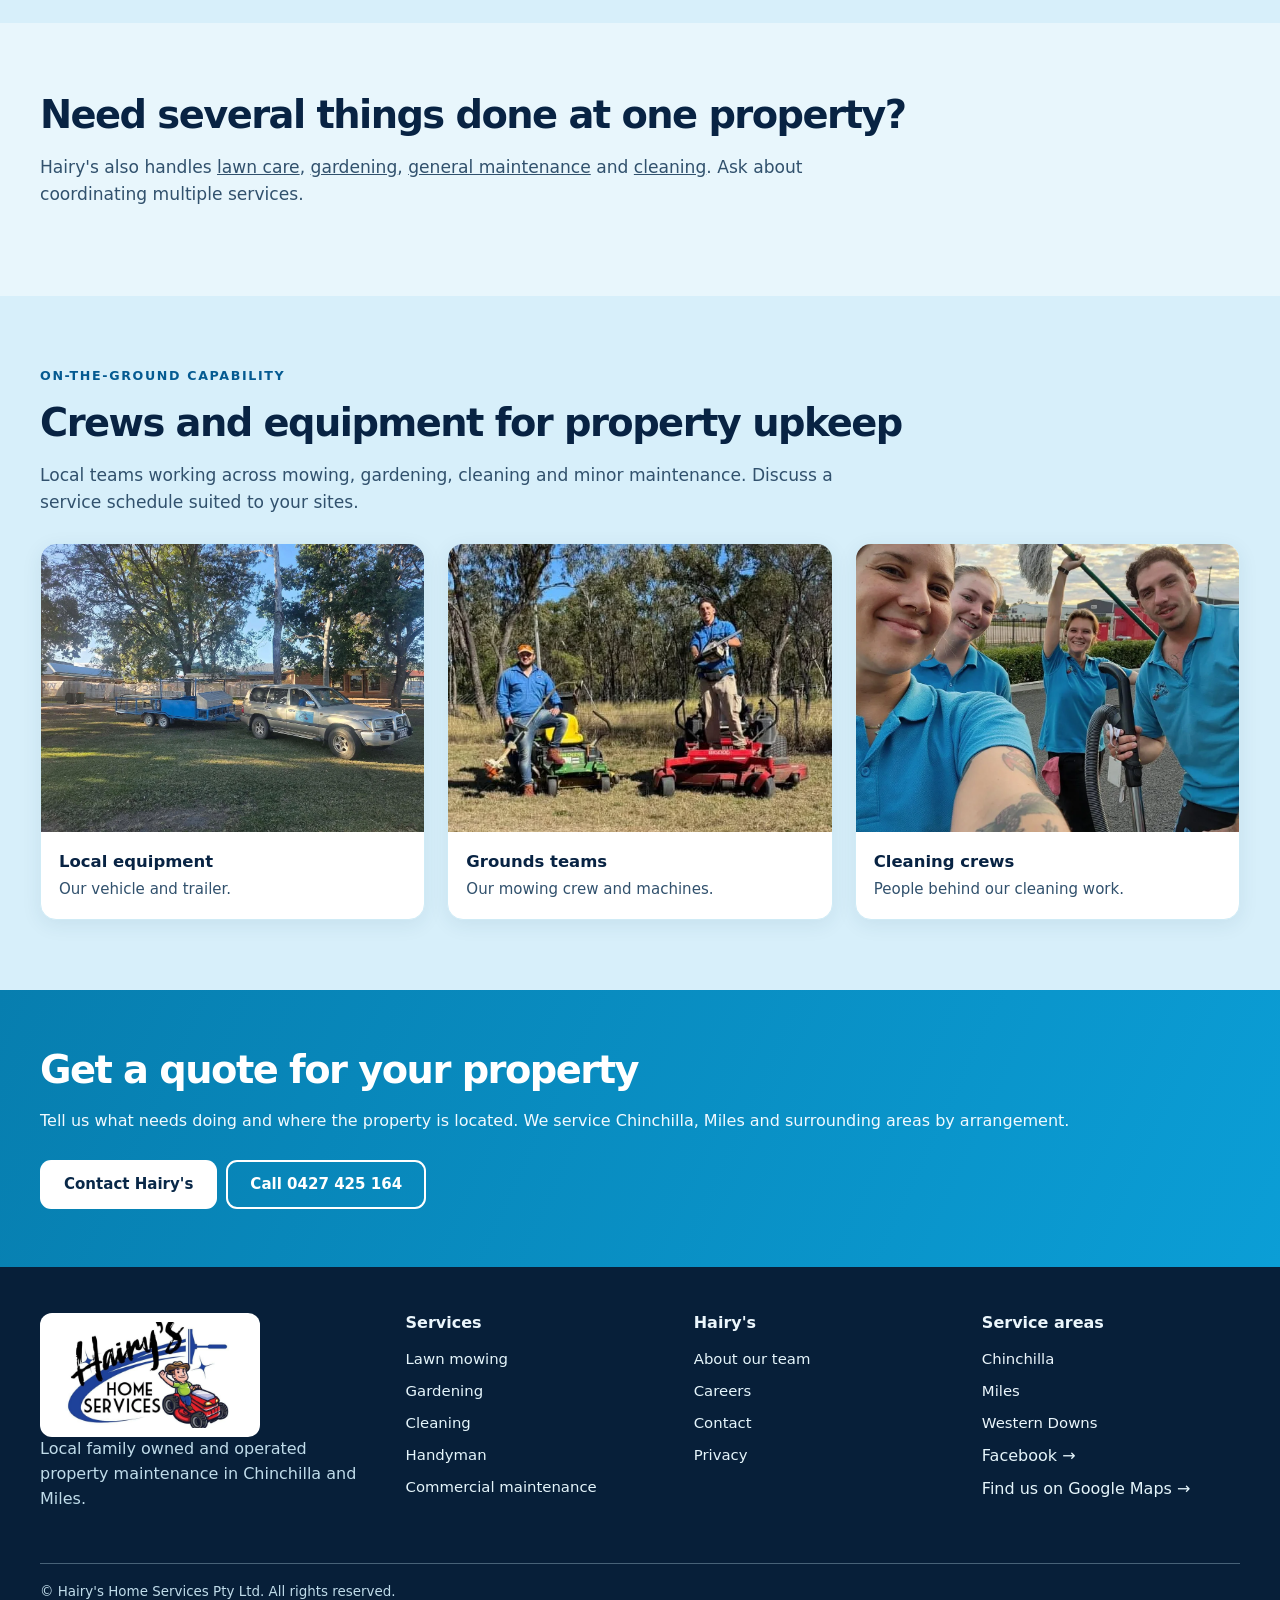
<file: commercial-property-maintenance/index.html>
<!doctype html><html lang="en-AU"><head><meta charset="utf-8"><meta name="viewport" content="width=device-width, initial-scale=1"><title>Commercial Property Maintenance Chinchilla & Miles | Hairy's Home Services</title><meta name="description" content="Commercial property maintenance in Chinchilla and Miles: grounds, gardens, cleaning, minor repairs and scheduled property upkeep."><meta name="robots" content="index,follow"><link rel="canonical" href="https://hairyshomeservices.com.au/commercial-property-maintenance/"><meta property="og:type" content="website"><meta property="og:title" content="Commercial Property Maintenance Chinchilla & Miles | Hairy's Home Services"><meta property="og:description" content="Commercial property maintenance in Chinchilla and Miles: grounds, gardens, cleaning, minor repairs and scheduled property upkeep."><meta property="og:url" content="https://hairyshomeservices.com.au/commercial-property-maintenance/"><link rel="stylesheet" href="/assets/style.css"><script type="application/ld+json">{"@context":"https://schema.org","@type":"Service","name":"Commercial Property Maintenance","description":"Commercial property maintenance in Chinchilla and Miles: grounds, gardens, cleaning, minor repairs and scheduled property upkeep.","url":"https://hairyshomeservices.com.au/commercial-property-maintenance/","areaServed":[{"@type":"Place","name":"Chinchilla QLD"},{"@type":"Place","name":"Miles QLD"}],"provider":{"@type":"LocalBusiness","name":"Hairy's Home Services","url":"https://hairyshomeservices.com.au/"}}</script><meta property="og:image" content="https://hairyshomeservices.com.au/assets/images/mowing-team-equipment.webp"><meta name="theme-color" content="#0797d0"></head><body><header class="top"><div class="container nav"><a class="brand-logo" href="/" aria-label="Hairy's Home Services homepage"><img src="/assets/images/logo-hairys.webp" alt="Hairy's Home Services" width="178" height="77"></a><nav class="site-nav" aria-label="Main navigation"><a href="/">Home</a><details><summary>Services</summary><div class="nav-menu">
 <a href="/lawn-mowing-chinchilla/">Lawn mowing</a><a href="/gardening-chinchilla/">Gardening &amp; hedges</a><a href="/cleaning-chinchilla/">Cleaning</a><a href="/handyman-chinchilla/">Handyman</a><a href="/commercial-property-maintenance/">Commercial maintenance</a></div></details><a href="/about/">About</a><a href="/careers/">Careers</a><a href="/contact/">Contact</a></nav><div class="nav-actions"><a class="btn quote" href="/contact/">Request a quote ↗</a></div></div></header><main><section class="hero subpage-hero"><div class="container hero-inner"><div class="hero-copy"><p class="eyebrow">Chinchilla & Miles, QLD</p><h1>Commercial property maintenance in Chinchilla</h1><p>Keep managed properties presentable with coordinated grounds, cleaning and suitable maintenance services.</p><a class="btn" href="/contact/">Request a quote</a><a class="btn alt" href="tel:+61427425164">Call us</a></div><figure class="hero-figure"><img src="/assets/images/mowing-team-equipment.webp" alt="Hairy's mowing crew with their commercial zero-turn mowing equipment" fetchpriority="high" width="900" height="675"></figure></div></section><section class="section"><div class="container split"><div><h2>What we can help with</h2><p class="lead">Hairy's works with businesses and property managers on scheduled and reactive maintenance. We can discuss mowing, garden care, cleaning, photographic reporting and appropriate minor repairs under an agreed scope.</p><p>We can discuss one-off work or recurring visits. Quotations depend on the job scope, access and property conditions.</p></div><div class="card"><h3>Services include</h3><ul class="list"><li>Scheduled commercial mowing and edging</li><li>Gardens, hedges and weed control</li><li>Routine cleaning for agreed sites</li><li>Suitable minor repairs and upkeep</li><li>Property visits and photographic observations by arrangement</li></ul></div></div></section><section class="section tint"><div class="container"><h2>Common questions</h2><div class="cards"><article class="card"><h3>Can Hairy's maintain multiple properties?</h3><p>We can discuss a maintenance schedule across multiple addresses in our service area.</p></article><article class="card"><h3>Can you provide photographs after a visit?</h3><p>Photographic reporting can be included when requested and agreed as part of the work scope.</p></article><article class="card"><h3>Can you carry out specialist licensed repairs?</h3><p>Specialist or regulated work must be undertaken by appropriately licensed contractors; we assess each request before accepting it.</p></article></div></div></section><section class="section"><div class="container"><h2>Need several things done at one property?</h2><p class="lead">Hairy's also handles <a href="/lawn-mowing-chinchilla/">lawn care</a>, <a href="/gardening-chinchilla/">gardening</a>, <a href="/handyman-chinchilla/">general maintenance</a> and <a href="/cleaning-chinchilla/">cleaning</a>. Ask about coordinating multiple services.</p></div></section><section class="section tint" id="real-work"><div class="container"><p class="eyebrow dark">On-the-ground capability</p><h2>Crews and equipment for property upkeep</h2><p class="lead">Local teams working across mowing, gardening, cleaning and minor maintenance. Discuss a service schedule suited to your sites.</p><div class="gallery-grid"><figure class="photo-card"><img src="/assets/images/work-vehicle.webp" alt="Hairy's Home Services work vehicle and trailer" loading="lazy" width="900" height="675"><figcaption><strong>Local equipment</strong>Our vehicle and trailer.</figcaption></figure><figure class="photo-card"><img src="/assets/images/mowing-team-equipment.webp" alt="Hairy's mowing workers next to commercial-sized zero-turn mowers" loading="lazy" width="900" height="675"><figcaption><strong>Grounds teams</strong>Our mowing crew and machines.</figcaption></figure><figure class="photo-card"><img src="/assets/images/team-cleaners.webp" alt="Hairy's cleaning team together wearing blue branded uniforms" loading="lazy" width="900" height="675"><figcaption><strong>Cleaning crews</strong>People behind our cleaning work.</figcaption></figure></div></div></section></main><section class="section contact" id="contact"><div class="container"><h2>Get a quote for your property</h2><p>Tell us what needs doing and where the property is located. We service Chinchilla, Miles and surrounding areas by arrangement.</p><a class="btn" href="/contact/">Contact Hairy's</a><a class="btn alt" href="tel:+61427425164">Call 0427 425 164</a></div></section><footer class="footer"><div class="container"><div class="footer-top">
<div class="footer-brand"><a href="/"><img src="/assets/images/logo-hairys.webp" alt="Hairy's Home Services" loading="lazy" width="220" height="115"></a><p>Local family owned and operated property maintenance in Chinchilla and Miles.</p></div>
<div><h3>Services</h3><ul><li><a href="/lawn-mowing-chinchilla/">Lawn mowing</a></li><li><a href="/gardening-chinchilla/">Gardening</a></li><li><a href="/cleaning-chinchilla/">Cleaning</a></li><li><a href="/handyman-chinchilla/">Handyman</a></li><li><a href="/commercial-property-maintenance/">Commercial maintenance</a></li></ul></div>
<div><h3>Hairy's</h3><ul><li><a href="/about/">About our team</a></li><li><a href="/careers/">Careers</a></li><li><a href="/contact/">Contact</a></li><li><a href="/privacy/">Privacy</a></li></ul></div>
<div><h3>Service areas</h3><ul><li>Chinchilla</li><li>Miles</li><li>Western Downs</li></ul><p><a href="https://www.facebook.com/Hairyshomeservices" target="_blank" rel="noopener">Facebook →</a> <a class="google-social-link" href="https://www.google.com/maps/search/?api=1&amp;query=Hairy%27s%20Home%20Services%20Chinchilla%20QLD&amp;query_place_id=ChIJuXbh9719vmsRwkrC1QKnAt4" target="_blank" rel="noopener noreferrer">Find us on Google Maps →</a></p></div></div><div class="footer-bottom">© Hairy's Home Services Pty Ltd. All rights reserved.</div></div></footer></body></html>
</file>
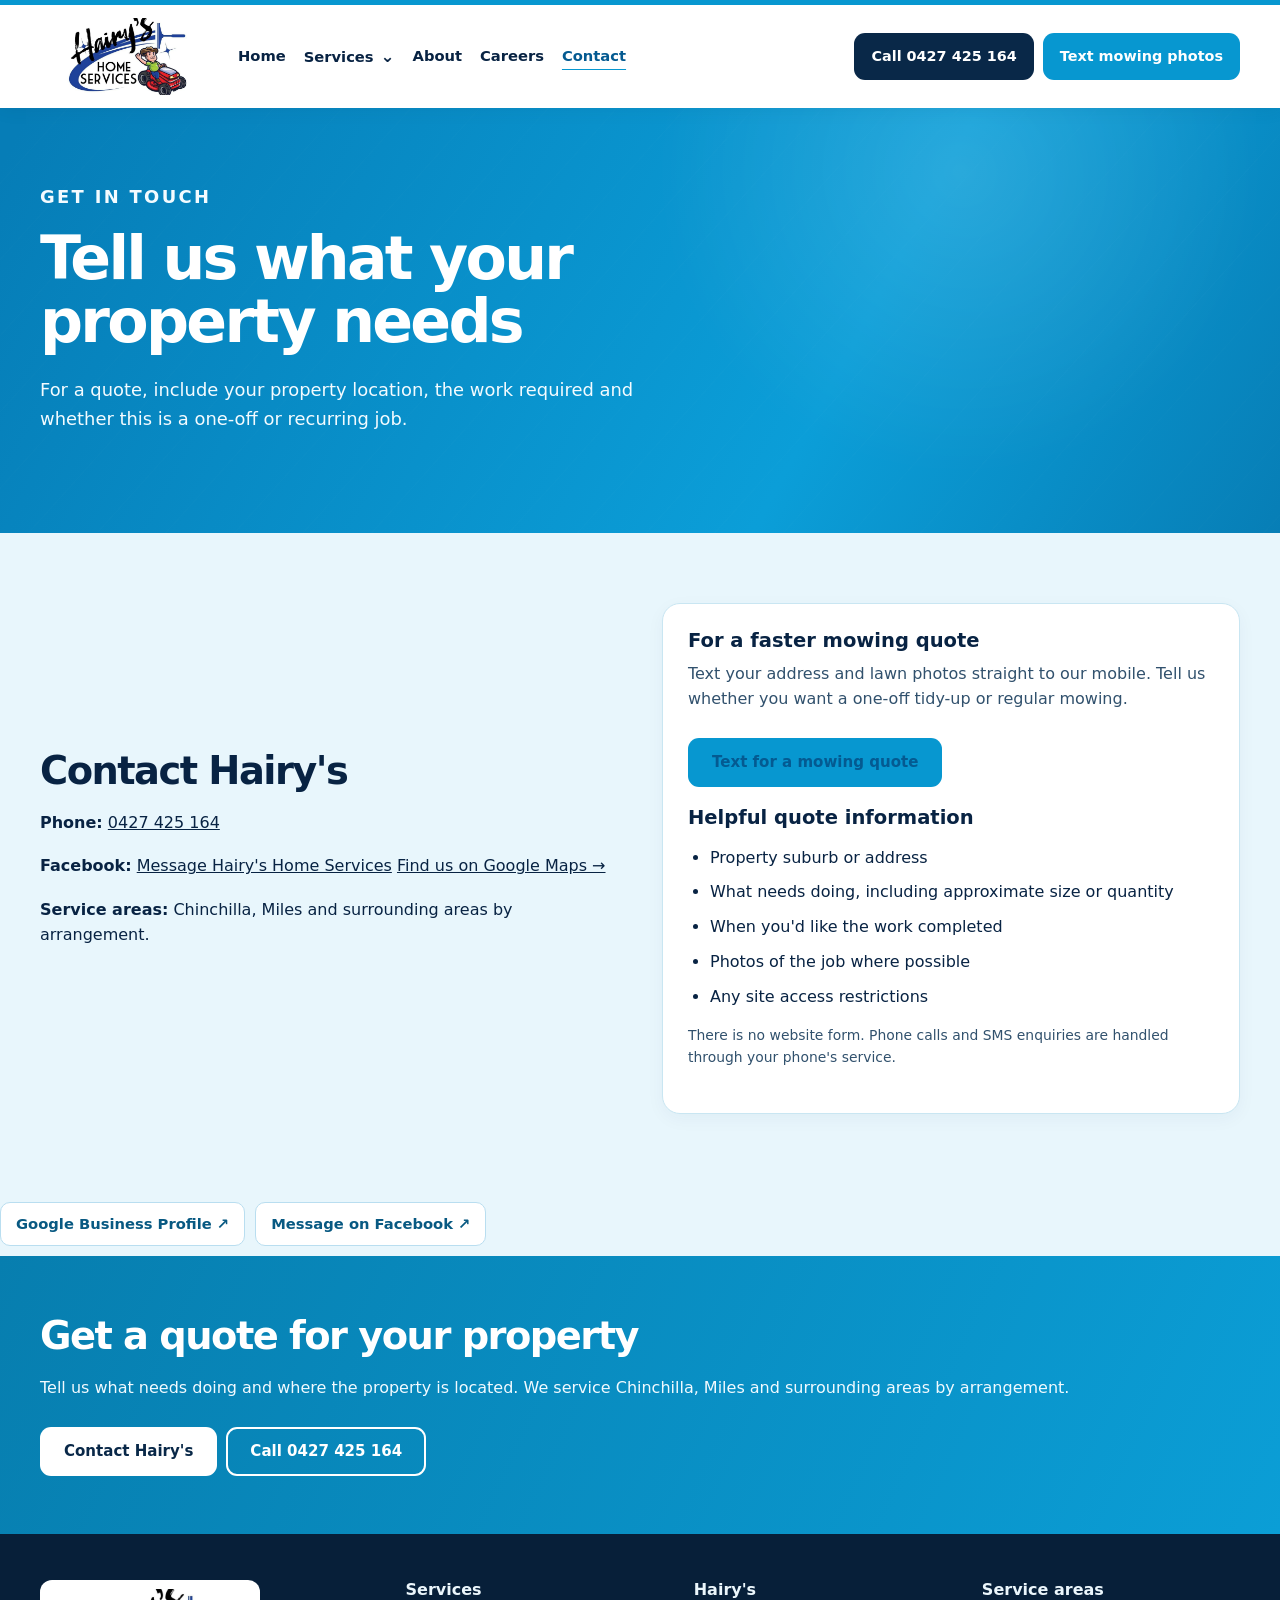
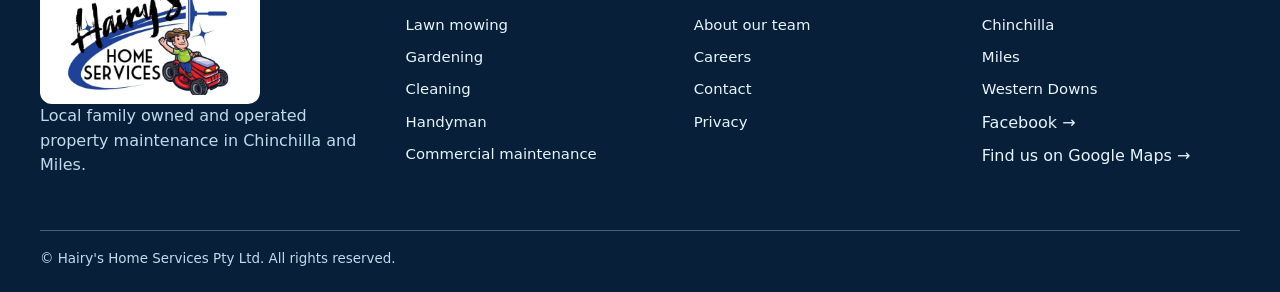
<file: contact/index.html>
<!doctype html><html lang="en-AU"><head><meta charset="utf-8"><meta name="viewport" content="width=device-width, initial-scale=1"><title>Contact Hairy's Home Services | Chinchilla</title><meta name="description" content="Contact Hairy's Home Services for mowing, gardening, cleaning and handyman quotes in Chinchilla and Miles."><meta name="robots" content="index,follow"><link rel="canonical" href="https://hairyshomeservices.com.au/contact/"><meta property="og:type" content="website"><meta property="og:title" content="Contact Hairy's Home Services | Chinchilla"><meta property="og:description" content="Contact Hairy's Home Services for mowing, gardening, cleaning and handyman quotes in Chinchilla and Miles."><meta property="og:url" content="https://hairyshomeservices.com.au/contact/"><link rel="stylesheet" href="/assets/style.css"><script type="application/ld+json">{"@context":"https://schema.org","@type":"WebPage","name":"Contact Hairy's Home Services | Chinchilla","description":"Contact Hairy's Home Services for mowing, gardening, cleaning and handyman quotes in Chinchilla and Miles.","url":"https://hairyshomeservices.com.au/contact/"}</script><meta property="og:image" content="https://hairyshomeservices.com.au/assets/images/mowing-team-equipment.webp"><meta name="theme-color" content="#0797d0"></head><body><header class="top"><div class="container nav"><a class="brand-logo" href="/" aria-label="Hairy's Home Services homepage"><img src="/assets/images/logo-hairys.webp" alt="Hairy's Home Services" width="178" height="77"></a><nav class="site-nav" aria-label="Main navigation"><a href="/">Home</a><details><summary>Services</summary><div class="nav-menu">
 <a href="/lawn-mowing-chinchilla/">Lawn mowing</a><a href="/gardening-chinchilla/">Gardening &amp; hedges</a><a href="/cleaning-chinchilla/">Cleaning</a><a href="/handyman-chinchilla/">Handyman</a><a href="/commercial-property-maintenance/">Commercial maintenance</a></div></details><a href="/about/">About</a><a href="/careers/">Careers</a><a href="/contact/" class="active" aria-current="page">Contact</a></nav><div class="nav-actions"><a class="btn phone" href="tel:+61427425164">Call 0427 425 164</a><a class="btn quote" href="sms:+61427425164?body=Hi%20Hairy%27s%2C%20I%27d%20like%20a%20mowing%20quote%20in%20Chinchilla.%20Address%3A%20____.%20One-off%20or%20regular%3A%20____.%20I%27ll%20send%20photos.">Text mowing photos</a></div></div></header><main><section class="hero"><div class="container"><p class="eyebrow">Get in touch</p><h1>Tell us what your property needs</h1><p>For a quote, include your property location, the work required and whether this is a one-off or recurring job.</p></div></section><section class="section"><div class="container split"><div><h2>Contact Hairy's</h2><p><strong>Phone:</strong> <a href="tel:+61427425164">0427 425 164</a></p><p><strong>Facebook:</strong> <a href="https://www.facebook.com/Hairyshomeservices" target="_blank" rel="noopener">Message Hairy's Home Services</a> <a class="google-social-link" href="https://www.google.com/maps/search/?api=1&amp;query=Hairy%27s%20Home%20Services%20Chinchilla%20QLD&amp;query_place_id=ChIJuXbh9719vmsRwkrC1QKnAt4" target="_blank" rel="noopener noreferrer">Find us on Google Maps →</a></p><p><strong>Service areas:</strong> Chinchilla, Miles and surrounding areas by arrangement.</p></div><div class="card"><h3>For a faster mowing quote</h3><p>Text your address and lawn photos straight to our mobile. Tell us whether you want a one-off tidy-up or regular mowing.</p><p><a class="btn" href="sms:+61427425164?body=Hi%20Hairy%27s%2C%20I%27d%20like%20a%20mowing%20quote%20in%20Chinchilla.%20Address%3A%20____.%20One-off%20or%20regular%3A%20____.%20I%27ll%20send%20photos.">Text for a mowing quote</a></p><h3>Helpful quote information</h3><ul class="list"><li>Property suburb or address</li><li>What needs doing, including approximate size or quantity</li><li>When you'd like the work completed</li><li>Photos of the job where possible</li><li>Any site access restrictions</li></ul><p class="small">There is no website form. Phone calls and SMS enquiries are handled through your phone's service.</p></div></div></section><div class="social-profiles"><a href="https://www.google.com/maps/search/?api=1&amp;query=Hairy%27s%20Home%20Services%20Chinchilla%20QLD&amp;query_place_id=ChIJuXbh9719vmsRwkrC1QKnAt4" target="_blank" rel="noopener noreferrer">Google Business Profile ↗</a><a href="https://www.facebook.com/Hairyshomeservices" target="_blank" rel="noopener noreferrer">Message on Facebook ↗</a></div></main><section class="section contact" id="contact"><div class="container"><h2>Get a quote for your property</h2><p>Tell us what needs doing and where the property is located. We service Chinchilla, Miles and surrounding areas by arrangement.</p><a class="btn" href="/contact/">Contact Hairy's</a><a class="btn alt" href="tel:+61427425164">Call 0427 425 164</a></div></section><footer class="footer"><div class="container"><div class="footer-top">
<div class="footer-brand"><a href="/"><img src="/assets/images/logo-hairys.webp" alt="Hairy's Home Services" loading="lazy" width="220" height="115"></a><p>Local family owned and operated property maintenance in Chinchilla and Miles.</p></div>
<div><h3>Services</h3><ul><li><a href="/lawn-mowing-chinchilla/">Lawn mowing</a></li><li><a href="/gardening-chinchilla/">Gardening</a></li><li><a href="/cleaning-chinchilla/">Cleaning</a></li><li><a href="/handyman-chinchilla/">Handyman</a></li><li><a href="/commercial-property-maintenance/">Commercial maintenance</a></li></ul></div>
<div><h3>Hairy's</h3><ul><li><a href="/about/">About our team</a></li><li><a href="/careers/">Careers</a></li><li><a href="/contact/">Contact</a></li><li><a href="/privacy/">Privacy</a></li></ul></div>
<div><h3>Service areas</h3><ul><li>Chinchilla</li><li>Miles</li><li>Western Downs</li></ul><p><a href="https://www.facebook.com/Hairyshomeservices" target="_blank" rel="noopener">Facebook →</a> <a class="google-social-link" href="https://www.google.com/maps/search/?api=1&amp;query=Hairy%27s%20Home%20Services%20Chinchilla%20QLD&amp;query_place_id=ChIJuXbh9719vmsRwkrC1QKnAt4" target="_blank" rel="noopener noreferrer">Find us on Google Maps →</a></p></div></div><div class="footer-bottom">© Hairy's Home Services Pty Ltd. All rights reserved.</div></div></footer></body></html>
</file>
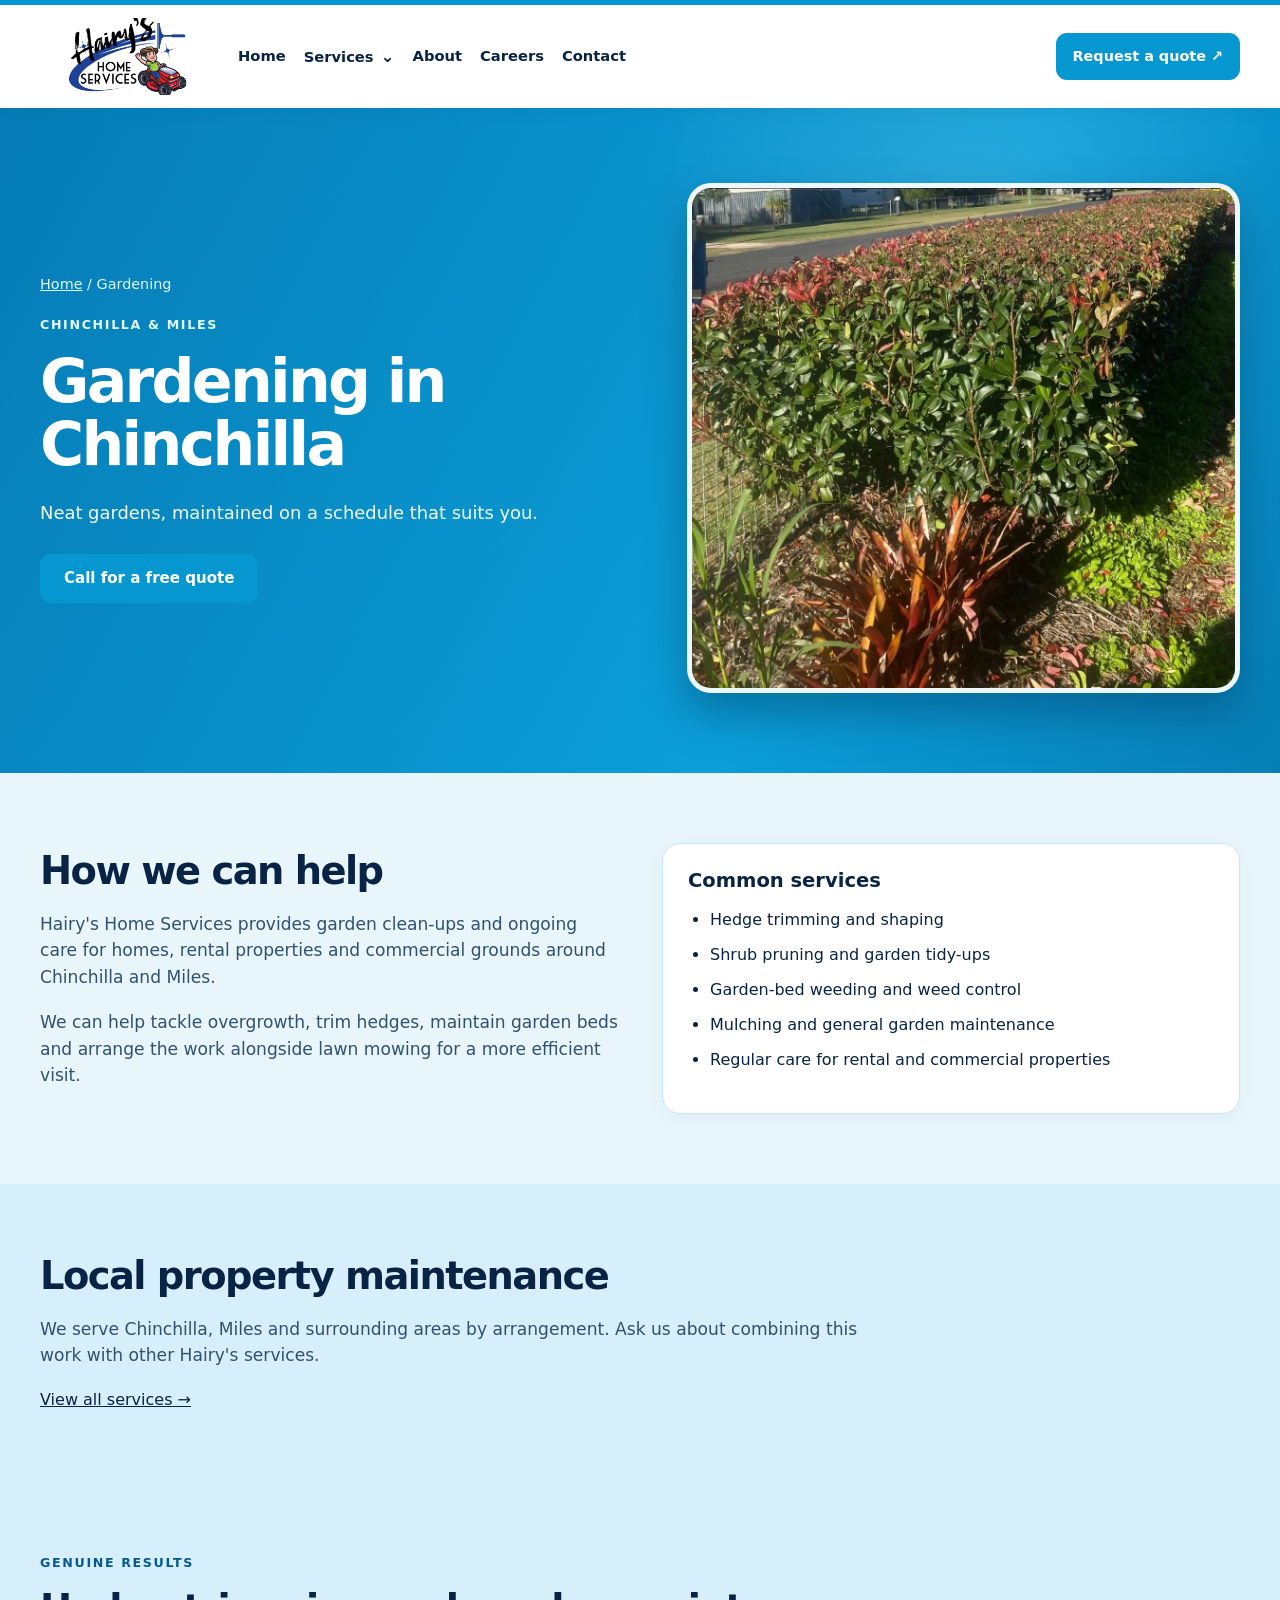
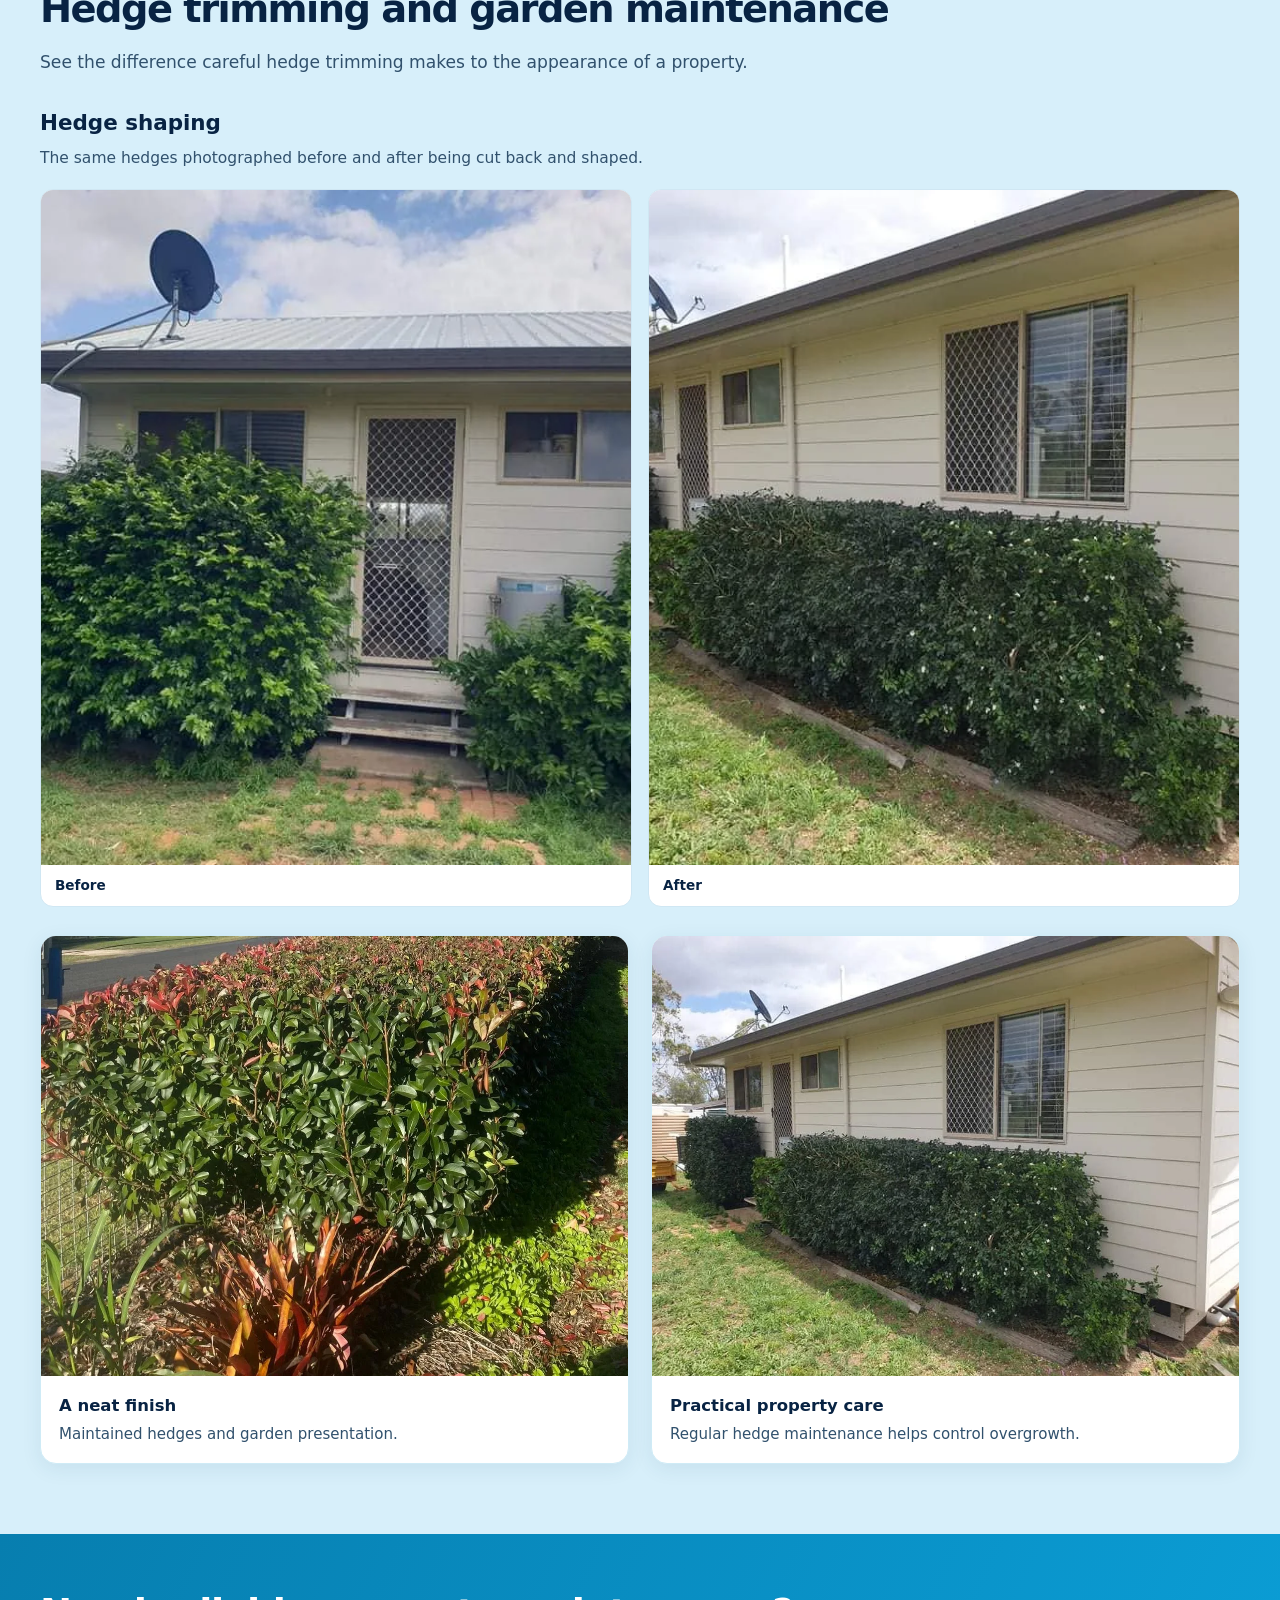
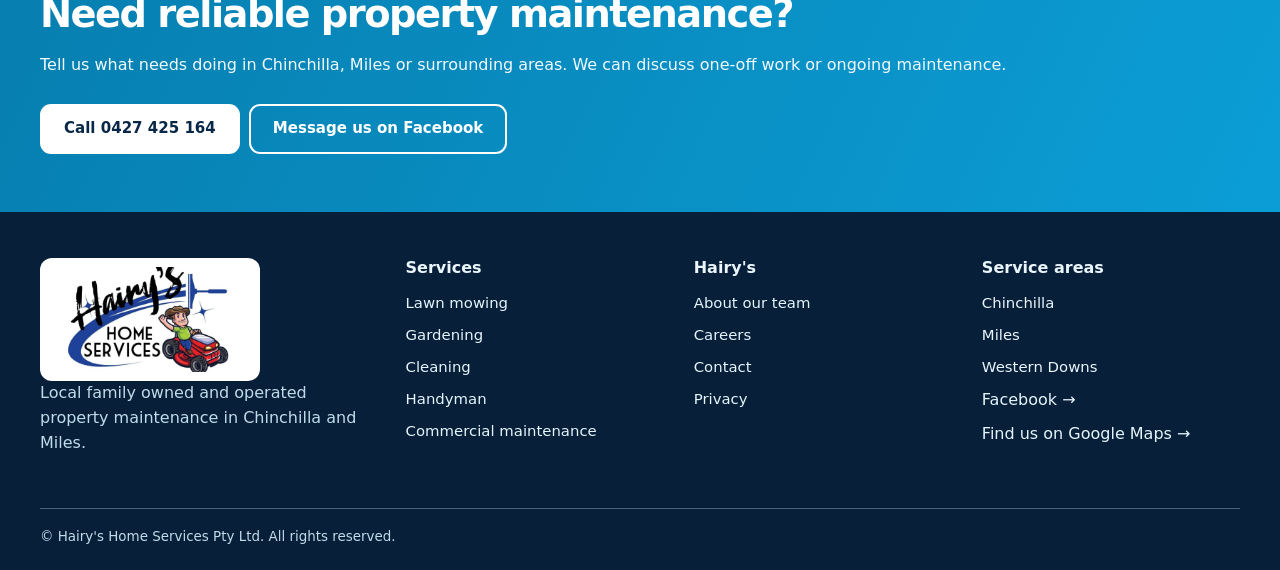
<file: gardening-chinchilla/index.html>
<!doctype html><html lang="en-AU"><head><meta charset="utf-8"><meta name="viewport" content="width=device-width,initial-scale=1"><title>Gardening Chinchilla | Hairy's Home Services</title><meta name="description" content="Garden maintenance and hedge trimming in Chinchilla and Miles. Weeding, pruning, mulching, garden clean-ups and regular garden care."><meta name="robots" content="index,follow"><link rel="stylesheet" href="/assets/style.css"><meta name="theme-color" content="#0797d0"><link rel="canonical" href="https://hairyshomeservices.com.au/gardening-chinchilla/"><meta property="og:type" content="website"><meta property="og:url" content="https://hairyshomeservices.com.au/gardening-chinchilla/"><meta property="og:image" content="https://hairyshomeservices.com.au/assets/images/mowing-team-equipment.webp"></head><body><header class="top"><div class="container nav"><a class="brand-logo" href="/" aria-label="Hairy's Home Services homepage"><img src="/assets/images/logo-hairys.webp" alt="Hairy's Home Services" width="178" height="77"></a><nav class="site-nav" aria-label="Main navigation"><a href="/">Home</a><details><summary>Services</summary><div class="nav-menu">
 <a href="/lawn-mowing-chinchilla/">Lawn mowing</a><a href="/gardening-chinchilla/">Gardening &amp; hedges</a><a href="/cleaning-chinchilla/">Cleaning</a><a href="/handyman-chinchilla/">Handyman</a><a href="/commercial-property-maintenance/">Commercial maintenance</a></div></details><a href="/about/">About</a><a href="/careers/">Careers</a><a href="/contact/">Contact</a></nav><div class="nav-actions"><a class="btn quote" href="/contact/">Request a quote ↗</a></div></div></header><main><section class="hero subpage-hero"><div class="container hero-inner"><div class="hero-copy"><div class="crumb"><a href="/">Home</a> / Gardening</div><div class="eyebrow">Chinchilla & Miles</div><h1>Gardening in Chinchilla</h1><p>Neat gardens, maintained on a schedule that suits you.</p><a class="btn" href="tel:+61427425164">Call for a free quote</a></div><figure class="hero-figure"><img src="/assets/images/garden-hedge-finished.webp" alt="A well-maintained garden hedge at a local property" fetchpriority="high" width="900" height="675"></figure></div></section><section class="section"><div class="container split"><div><h2>How we can help</h2><p class="lead">Hairy's Home Services provides garden clean-ups and ongoing care for homes, rental properties and commercial grounds around Chinchilla and Miles.</p><p class="lead">We can help tackle overgrowth, trim hedges, maintain garden beds and arrange the work alongside lawn mowing for a more efficient visit.</p></div><div class="card"><h3>Common services</h3><ul class="list"><li>Hedge trimming and shaping</li><li>Shrub pruning and garden tidy-ups</li><li>Garden-bed weeding and weed control</li><li>Mulching and general garden maintenance</li><li>Regular care for rental and commercial properties</li></ul></div></div></section><section class="section tint"><div class="container"><h2>Local property maintenance</h2><p class="lead">We serve Chinchilla, Miles and surrounding areas by arrangement. Ask us about combining this work with other Hairy's services.</p><a href="/">View all services →</a></div></section><section class="section tint" id="real-work"><div class="container"><p class="eyebrow dark">Genuine results</p><h2>Hedge trimming and garden maintenance</h2><p class="lead">See the difference careful hedge trimming makes to the appearance of a property.</p><div class="before-after"><h3 class="case-title">Hedge shaping</h3><p class="case-description">The same hedges photographed before and after being cut back and shaped.</p><div class="pair-grid"><figure><img src="/assets/images/hedge-before.webp" alt="Untidy overgrown shrubs before hedge trimming" loading="lazy" width="900" height="675"><figcaption>Before</figcaption></figure><figure><img src="/assets/images/hedge-after.webp" alt="Trimmed shrubs after hedge cutting and shaping" loading="lazy" width="900" height="675"><figcaption>After</figcaption></figure></div></div><div class="gallery-grid two"><figure class="photo-card"><img src="/assets/images/garden-hedge-finished.webp" alt="Neatly maintained garden and hedge beside a residential building" loading="lazy" width="900" height="675"><figcaption><strong>A neat finish</strong>Maintained hedges and garden presentation.</figcaption></figure><figure class="photo-card"><img src="/assets/images/hedge-after.webp" alt="Trimmed hedges along a residential property after gardening work" loading="lazy" width="900" height="675"><figcaption><strong>Practical property care</strong>Regular hedge maintenance helps control overgrowth.</figcaption></figure></div></div></section></main><section class="section contact" id="contact"><div class="container"><h2>Need reliable property maintenance?</h2><p>Tell us what needs doing in Chinchilla, Miles or surrounding areas. We can discuss one-off work or ongoing maintenance.</p><a class="btn" href="tel:+61427425164">Call 0427 425 164</a><a class="btn alt" href="https://www.facebook.com/Hairyshomeservices" rel="noopener" target="_blank">Message us on Facebook</a></div></section><footer class="footer"><div class="container"><div class="footer-top">
<div class="footer-brand"><a href="/"><img src="/assets/images/logo-hairys.webp" alt="Hairy's Home Services" loading="lazy" width="220" height="115"></a><p>Local family owned and operated property maintenance in Chinchilla and Miles.</p></div>
<div><h3>Services</h3><ul><li><a href="/lawn-mowing-chinchilla/">Lawn mowing</a></li><li><a href="/gardening-chinchilla/">Gardening</a></li><li><a href="/cleaning-chinchilla/">Cleaning</a></li><li><a href="/handyman-chinchilla/">Handyman</a></li><li><a href="/commercial-property-maintenance/">Commercial maintenance</a></li></ul></div>
<div><h3>Hairy's</h3><ul><li><a href="/about/">About our team</a></li><li><a href="/careers/">Careers</a></li><li><a href="/contact/">Contact</a></li><li><a href="/privacy/">Privacy</a></li></ul></div>
<div><h3>Service areas</h3><ul><li>Chinchilla</li><li>Miles</li><li>Western Downs</li></ul><p><a href="https://www.facebook.com/Hairyshomeservices" target="_blank" rel="noopener">Facebook →</a> <a class="google-social-link" href="https://www.google.com/maps/search/?api=1&amp;query=Hairy%27s%20Home%20Services%20Chinchilla%20QLD&amp;query_place_id=ChIJuXbh9719vmsRwkrC1QKnAt4" target="_blank" rel="noopener noreferrer">Find us on Google Maps →</a></p></div></div><div class="footer-bottom">© Hairy's Home Services Pty Ltd. All rights reserved.</div></div></footer></body></html>
</file>
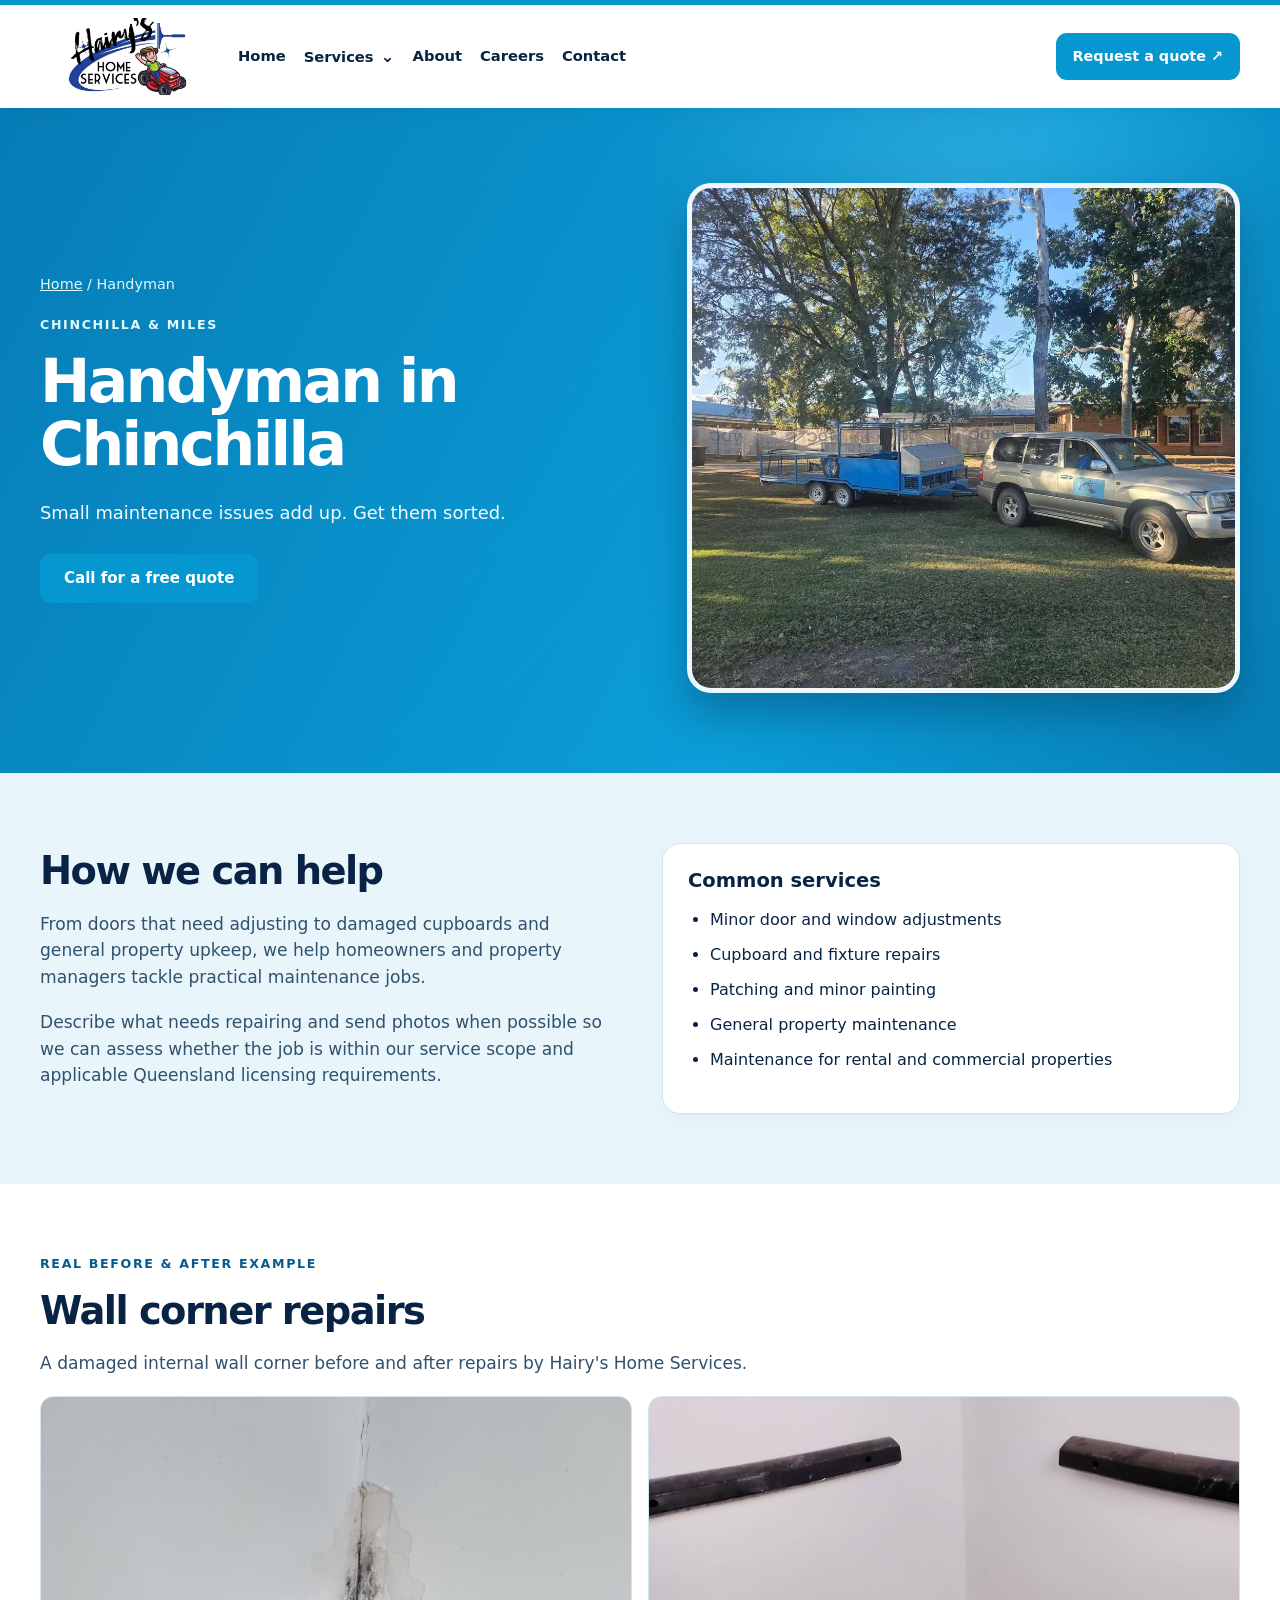
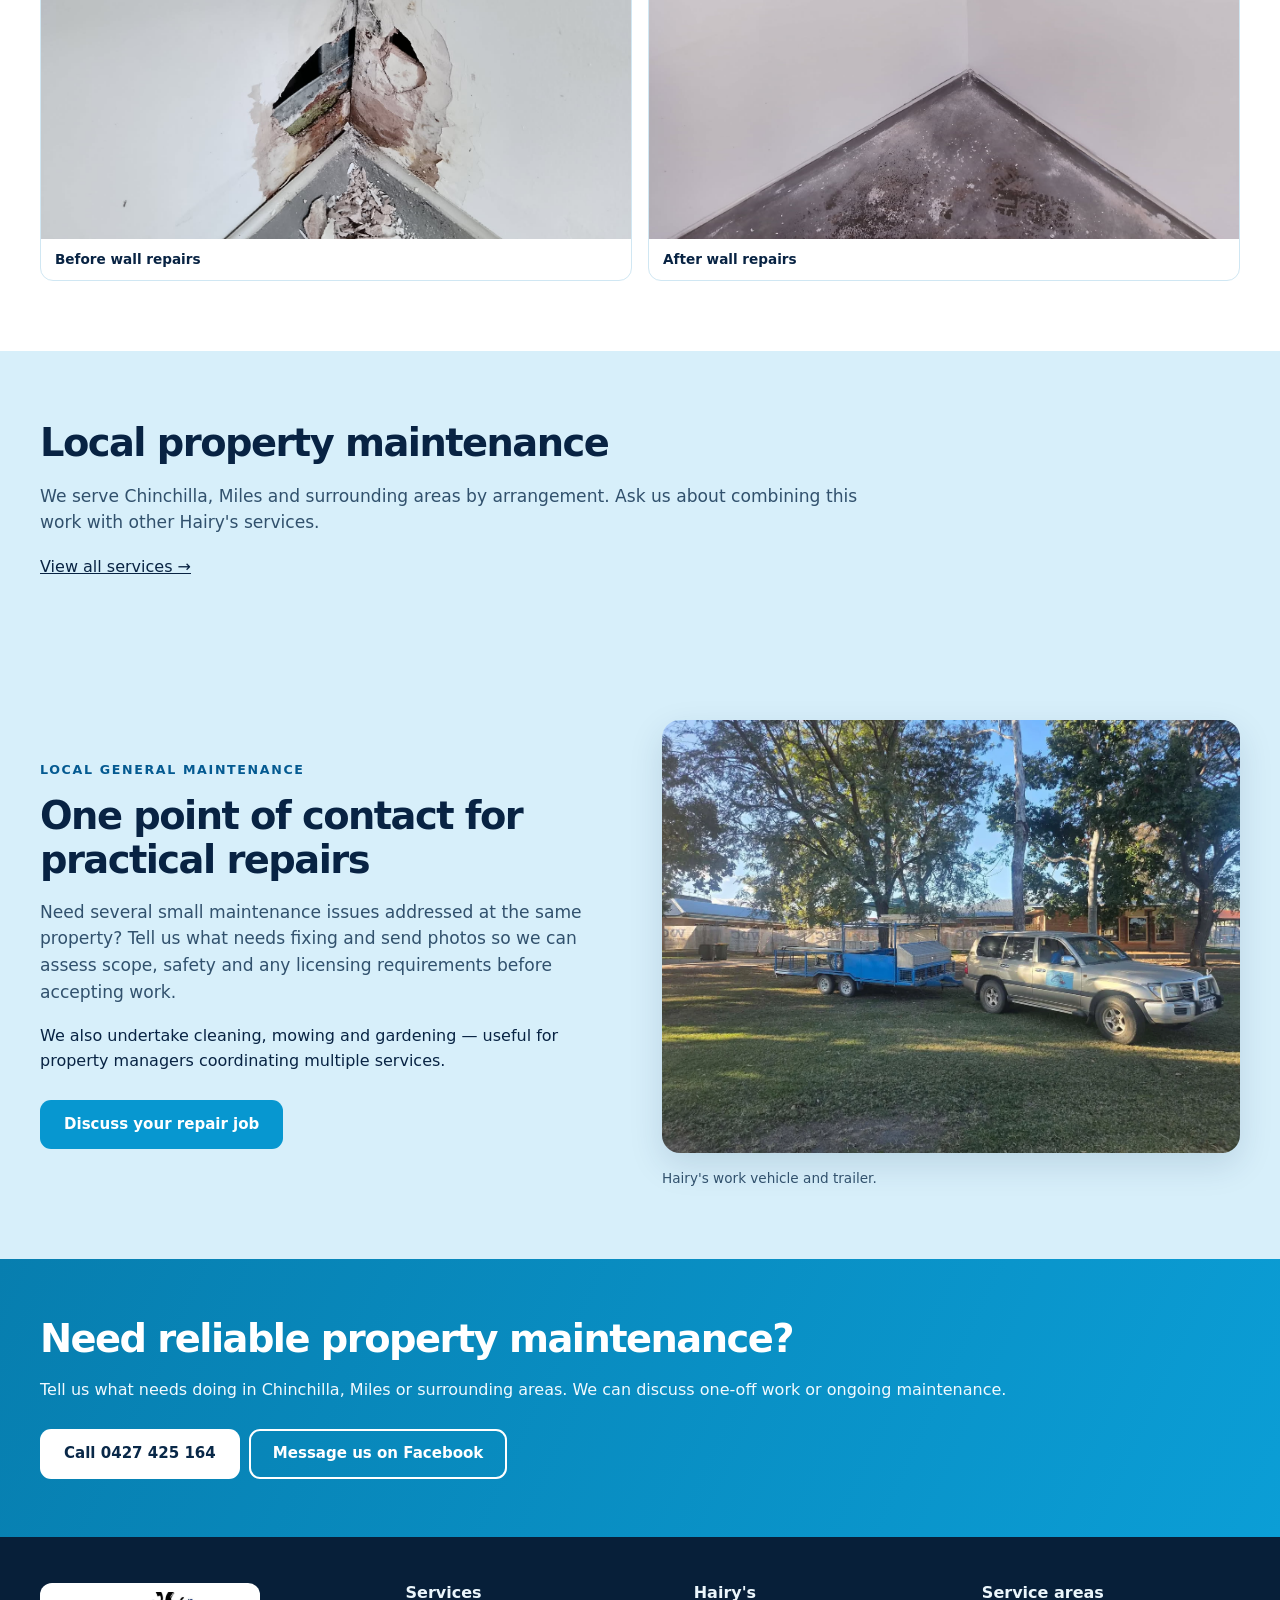
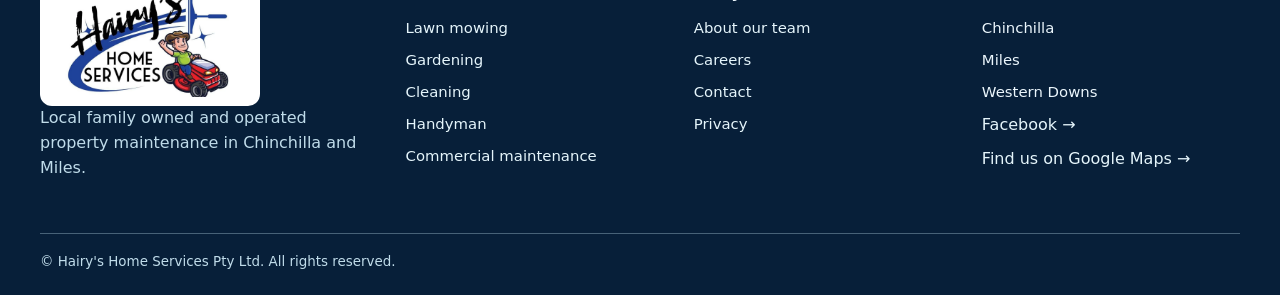
<file: handyman-chinchilla/index.html>
<!doctype html><html lang="en-AU"><head><meta charset="utf-8"><meta name="viewport" content="width=device-width,initial-scale=1"><title>Handyman Chinchilla | Hairy's Home Services</title><meta name="description" content="Handyman and general property maintenance services in Chinchilla and Miles. Minor repairs, doors, cupboards, fixtures and property upkeep."><meta name="robots" content="index,follow"><link rel="stylesheet" href="/assets/style.css"><meta name="theme-color" content="#0797d0"><link rel="canonical" href="https://hairyshomeservices.com.au/handyman-chinchilla/"><meta property="og:type" content="website"><meta property="og:url" content="https://hairyshomeservices.com.au/handyman-chinchilla/"><meta property="og:image" content="https://hairyshomeservices.com.au/assets/images/wall-corner-repair-after.jpg"></head><body><header class="top"><div class="container nav"><a class="brand-logo" href="/" aria-label="Hairy's Home Services homepage"><img src="/assets/images/logo-hairys.webp" alt="Hairy's Home Services" width="178" height="77"></a><nav class="site-nav" aria-label="Main navigation"><a href="/">Home</a><details><summary>Services</summary><div class="nav-menu">
 <a href="/lawn-mowing-chinchilla/">Lawn mowing</a><a href="/gardening-chinchilla/">Gardening &amp; hedges</a><a href="/cleaning-chinchilla/">Cleaning</a><a href="/handyman-chinchilla/">Handyman</a><a href="/commercial-property-maintenance/">Commercial maintenance</a></div></details><a href="/about/">About</a><a href="/careers/">Careers</a><a href="/contact/">Contact</a></nav><div class="nav-actions"><a class="btn quote" href="/contact/">Request a quote ↗</a></div></div></header><main><section class="hero subpage-hero"><div class="container hero-inner"><div class="hero-copy"><div class="crumb"><a href="/">Home</a> / Handyman</div><div class="eyebrow">Chinchilla & Miles</div><h1>Handyman in Chinchilla</h1><p>Small maintenance issues add up. Get them sorted.</p><a class="btn" href="tel:+61427425164">Call for a free quote</a></div><figure class="hero-figure"><img src="/assets/images/work-vehicle.webp" alt="Hairy's property maintenance work vehicle and equipment trailer" fetchpriority="high" width="900" height="675"></figure></div></section><section class="section"><div class="container split"><div><h2>How we can help</h2><p class="lead">From doors that need adjusting to damaged cupboards and general property upkeep, we help homeowners and property managers tackle practical maintenance jobs.</p><p class="lead">Describe what needs repairing and send photos when possible so we can assess whether the job is within our service scope and applicable Queensland licensing requirements.</p></div><div class="card"><h3>Common services</h3><ul class="list"><li>Minor door and window adjustments</li><li>Cupboard and fixture repairs</li><li>Patching and minor painting</li><li>General property maintenance</li><li>Maintenance for rental and commercial properties</li></ul></div></div></section><section class="section white-band" id="wall-corner-repair"><div class="container"><p class="eyebrow dark">Real before &amp; after example</p><h2>Wall corner repairs</h2><p class="lead">A damaged internal wall corner before and after repairs by Hairy's Home Services.</p><div class="pair-grid"><figure><img src="/assets/images/wall-corner-repair-before.jpg" alt="Damaged internal wall corner with holes and exposed wall lining before repair" loading="lazy" decoding="async" width="1600" height="1186" style="height:auto"><figcaption>Before wall repairs</figcaption></figure><figure><img src="/assets/images/wall-corner-repair-after.jpg" alt="Repaired internal wall corner with a smooth white finish and protective wall rails" loading="lazy" decoding="async" width="1600" height="1186" style="height:auto"><figcaption>After wall repairs</figcaption></figure></div></div></section><section class="section tint"><div class="container"><h2>Local property maintenance</h2><p class="lead">We serve Chinchilla, Miles and surrounding areas by arrangement. Ask us about combining this work with other Hairy's services.</p><a href="/">View all services →</a></div></section><section class="section tint" id="real-work"><div class="container photo-row"><div><p class="eyebrow dark">Local general maintenance</p><h2>One point of contact for practical repairs</h2><p class="lead">Need several small maintenance issues addressed at the same property? Tell us what needs fixing and send photos so we can assess scope, safety and any licensing requirements before accepting work.</p><p>We also undertake cleaning, mowing and gardening — useful for property managers coordinating multiple services.</p><a class="btn" href="/contact/">Discuss your repair job</a></div><figure><img src="/assets/images/work-vehicle.webp" alt="Hairy's Home Services vehicle and enclosed work trailer at a local property" loading="lazy" width="900" height="675"><figcaption>Hairy's work vehicle and trailer.</figcaption></figure></div></section></main><section class="section contact" id="contact"><div class="container"><h2>Need reliable property maintenance?</h2><p>Tell us what needs doing in Chinchilla, Miles or surrounding areas. We can discuss one-off work or ongoing maintenance.</p><a class="btn" href="tel:+61427425164">Call 0427 425 164</a><a class="btn alt" href="https://www.facebook.com/Hairyshomeservices" rel="noopener" target="_blank">Message us on Facebook</a></div></section><footer class="footer"><div class="container"><div class="footer-top">
<div class="footer-brand"><a href="/"><img src="/assets/images/logo-hairys.webp" alt="Hairy's Home Services" loading="lazy" width="220" height="115"></a><p>Local family owned and operated property maintenance in Chinchilla and Miles.</p></div>
<div><h3>Services</h3><ul><li><a href="/lawn-mowing-chinchilla/">Lawn mowing</a></li><li><a href="/gardening-chinchilla/">Gardening</a></li><li><a href="/cleaning-chinchilla/">Cleaning</a></li><li><a href="/handyman-chinchilla/">Handyman</a></li><li><a href="/commercial-property-maintenance/">Commercial maintenance</a></li></ul></div>
<div><h3>Hairy's</h3><ul><li><a href="/about/">About our team</a></li><li><a href="/careers/">Careers</a></li><li><a href="/contact/">Contact</a></li><li><a href="/privacy/">Privacy</a></li></ul></div>
<div><h3>Service areas</h3><ul><li>Chinchilla</li><li>Miles</li><li>Western Downs</li></ul><p><a href="https://www.facebook.com/Hairyshomeservices" target="_blank" rel="noopener">Facebook →</a> <a class="google-social-link" href="https://www.google.com/maps/search/?api=1&amp;query=Hairy%27s%20Home%20Services%20Chinchilla%20QLD&amp;query_place_id=ChIJuXbh9719vmsRwkrC1QKnAt4" target="_blank" rel="noopener noreferrer">Find us on Google Maps →</a></p></div></div><div class="footer-bottom">© Hairy's Home Services Pty Ltd. All rights reserved.</div></div></footer></body></html>
</file>
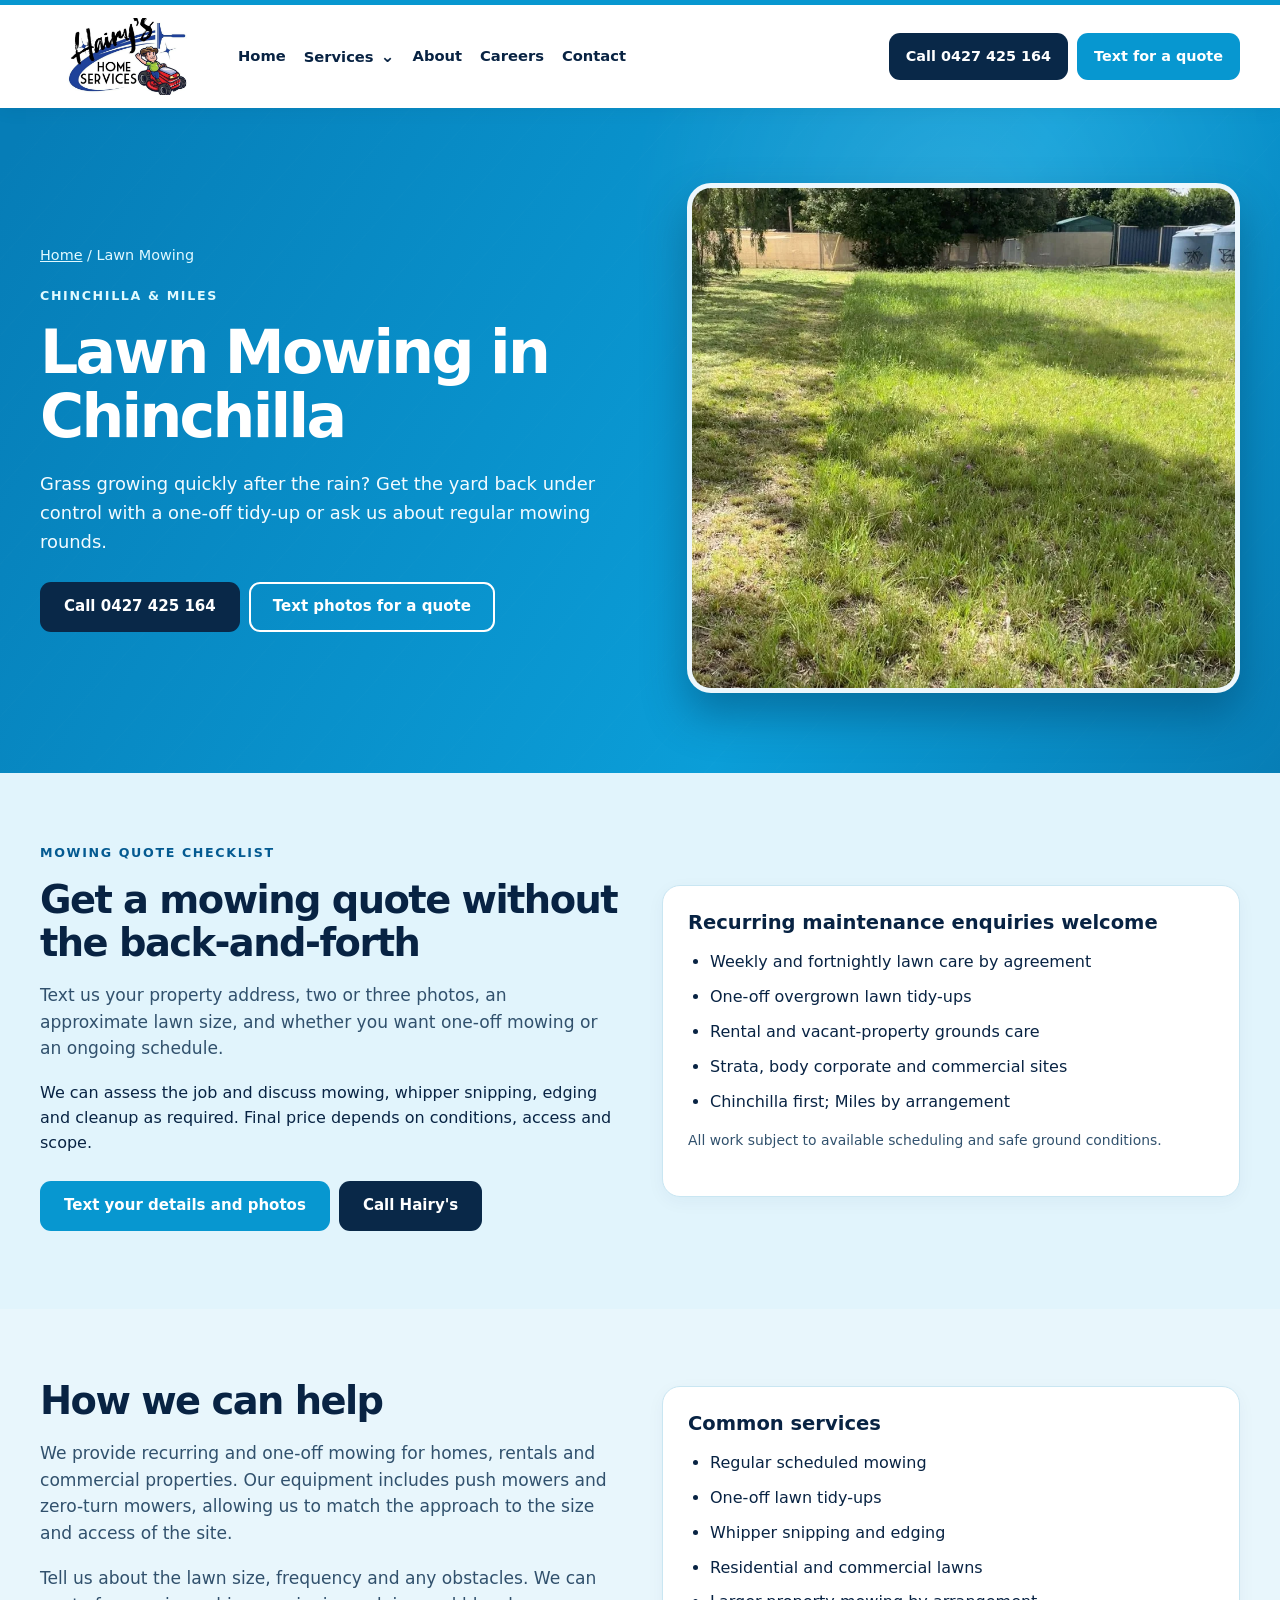
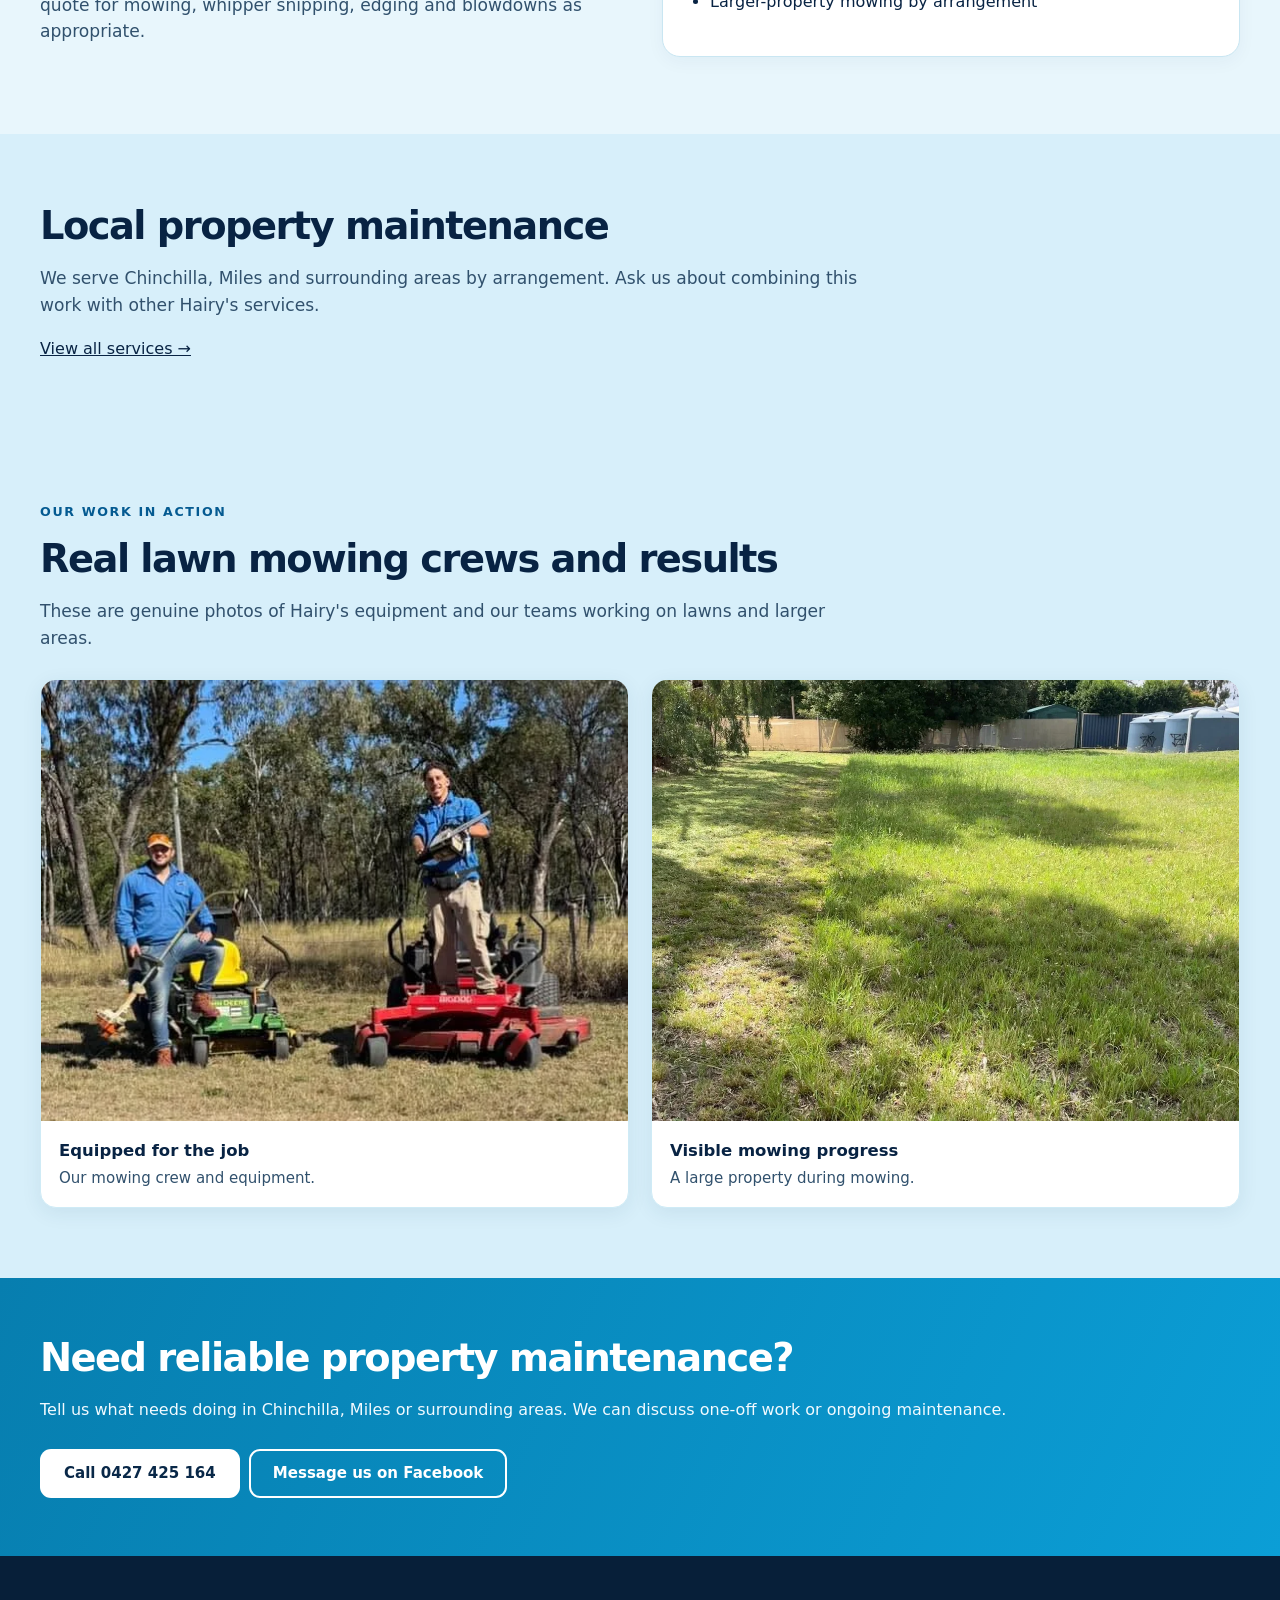
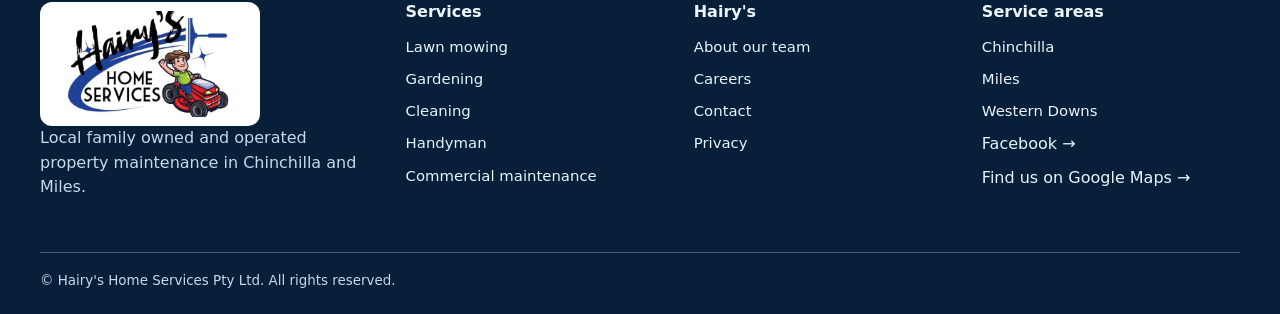
<file: lawn-mowing-chinchilla/index.html>
<!doctype html><html lang="en-AU"><head><meta charset="utf-8"><meta name="viewport" content="width=device-width,initial-scale=1"><title>Lawn Mowing Chinchilla | Hairy's Home Services</title><meta name="description" content="Grass growing after the rain? Hairy's offers lawn mowing, edging, one-off tidy-ups and regular weekly or fortnightly lawn care in Chinchilla. Call or text lawn photos for a quote."><meta name="robots" content="index,follow"><link rel="stylesheet" href="/assets/style.css"><meta name="theme-color" content="#0797d0"><link rel="canonical" href="https://hairyshomeservices.com.au/lawn-mowing-chinchilla/"><meta property="og:type" content="website"><meta property="og:url" content="https://hairyshomeservices.com.au/lawn-mowing-chinchilla/"><meta property="og:image" content="https://hairyshomeservices.com.au/assets/images/mowing-team-equipment.webp"><script type="application/ld+json">{"@context":"https://schema.org","@type":"Service","@id":"https://hairyshomeservices.com.au/lawn-mowing-chinchilla/#lawn-mowing","name":"Lawn mowing and maintenance in Chinchilla, QLD","serviceType":["Lawn mowing","Whipper snipping","Lawn edging","Regular lawn maintenance","Overgrown yard tidy-ups","Large-area zero-turn mowing"],"provider":{"@id":"https://hairyshomeservices.com.au/#business","@type":"LocalBusiness","name":"Hairy's Home Services","telephone":"+61 427 425 164","url":"https://hairyshomeservices.com.au/","sameAs":["https://www.facebook.com/Hairyshomeservices","https://www.google.com/maps/search/?api=1&query=Hairy%27s%20Home%20Services%20Chinchilla%20QLD&query_place_id=ChIJuXbh9719vmsRwkrC1QKnAt4"]},"areaServed":[{"@type":"Place","name":"Chinchilla QLD 4413"},{"@type":"Place","name":"Miles QLD 4415"}],"url":"https://hairyshomeservices.com.au/lawn-mowing-chinchilla/"}</script></head><body><header class="top"><div class="container nav"><a class="brand-logo" href="/" aria-label="Hairy's Home Services homepage"><img src="/assets/images/logo-hairys.webp" alt="Hairy's Home Services" width="178" height="77"></a><nav class="site-nav" aria-label="Main navigation"><a href="/">Home</a><details><summary>Services</summary><div class="nav-menu">
 <a href="/lawn-mowing-chinchilla/">Lawn mowing</a><a href="/gardening-chinchilla/">Gardening &amp; hedges</a><a href="/cleaning-chinchilla/">Cleaning</a><a href="/handyman-chinchilla/">Handyman</a><a href="/commercial-property-maintenance/">Commercial maintenance</a></div></details><a href="/about/">About</a><a href="/careers/">Careers</a><a href="/contact/">Contact</a></nav><div class="nav-actions"><a class="btn phone" href="tel:+61427425164">Call 0427 425 164</a><a class="btn quote" href="sms:+61427425164?body=Hi%20Hairy%27s%2C%20I%27d%20like%20a%20mowing%20quote%20in%20Chinchilla.%20Address%3A%20____.%20One-off%20or%20regular%3A%20____.%20I%27ll%20send%20photos.">Text for a quote</a></div></div></header><main><section class="hero subpage-hero"><div class="container hero-inner"><div class="hero-copy"><div class="crumb"><a href="/">Home</a> / Lawn Mowing</div><div class="eyebrow">Chinchilla & Miles</div><h1>Lawn Mowing in Chinchilla</h1><p>Grass growing quickly after the rain? Get the yard back under control with a one-off tidy-up or ask us about regular mowing rounds.</p><a class="btn navy" href="tel:+61427425164">Call 0427 425 164</a><a class="btn alt" href="sms:+61427425164?body=Hi%20Hairy%27s%2C%20I%27d%20like%20a%20mowing%20quote%20in%20Chinchilla.%20Address%3A%20____.%20One-off%20or%20regular%3A%20____.%20I%27ll%20send%20photos.">Text photos for a quote</a></div><figure class="hero-figure"><img src="/assets/images/mowing-progress-block.webp" alt="Partially mowed long grass showing genuine mowing work in progress" fetchpriority="high" width="900" height="675"></figure></div></section><section class="section mow-priority" id="fast-mowing-quote"><div class="container split"><div><p class="eyebrow dark">Mowing quote checklist</p><h2>Get a mowing quote without the back-and-forth</h2><p class="lead">Text us your property address, two or three photos, an approximate lawn size, and whether you want one-off mowing or an ongoing schedule.</p><p>We can assess the job and discuss mowing, whipper snipping, edging and cleanup as required. Final price depends on conditions, access and scope.</p><a href="sms:+61427425164?body=Hi%20Hairy%27s%2C%20I%27d%20like%20a%20mowing%20quote%20in%20Chinchilla.%20Address%3A%20____.%20One-off%20or%20regular%3A%20____.%20I%27ll%20send%20photos." class="btn">Text your details and photos</a><a href="tel:+61427425164" class="btn navy">Call Hairy's</a></div><div class="card"><h3>Recurring maintenance enquiries welcome</h3><ul class="list"><li>Weekly and fortnightly lawn care by agreement</li><li>One-off overgrown lawn tidy-ups</li><li>Rental and vacant-property grounds care</li><li>Strata, body corporate and commercial sites</li><li>Chinchilla first; Miles by arrangement</li></ul><p class="small">All work subject to available scheduling and safe ground conditions.</p></div></div></section><section class="section"><div class="container split"><div><h2>How we can help</h2><p class="lead">We provide recurring and one-off mowing for homes, rentals and commercial properties. Our equipment includes push mowers and zero-turn mowers, allowing us to match the approach to the size and access of the site.</p><p class="lead">Tell us about the lawn size, frequency and any obstacles. We can quote for mowing, whipper snipping, edging and blowdowns as appropriate.</p></div><div class="card"><h3>Common services</h3><ul class="list"><li>Regular scheduled mowing</li><li>One-off lawn tidy-ups</li><li>Whipper snipping and edging</li><li>Residential and commercial lawns</li><li>Larger-property mowing by arrangement</li></ul></div></div></section><section class="section tint"><div class="container"><h2>Local property maintenance</h2><p class="lead">We serve Chinchilla, Miles and surrounding areas by arrangement. Ask us about combining this work with other Hairy's services.</p><a href="/">View all services →</a></div></section><section class="section tint" id="real-work"><div class="container"><p class="eyebrow dark">Our work in action</p><h2>Real lawn mowing crews and results</h2><p class="lead">These are genuine photos of Hairy's equipment and our teams working on lawns and larger areas.</p><div class="gallery-grid two"><figure class="photo-card"><img src="/assets/images/mowing-team-equipment.webp" alt="Two Hairy's crew members with zero-turn lawn mowers and a line trimmer" loading="lazy" width="900" height="675"><figcaption><strong>Equipped for the job</strong>Our mowing crew and equipment.</figcaption></figure><figure class="photo-card"><img src="/assets/images/mowing-progress-block.webp" alt="An overgrown block with a broad strip freshly cut by a zero-turn mower" loading="lazy" width="900" height="675"><figcaption><strong>Visible mowing progress</strong>A large property during mowing.</figcaption></figure></div></div></section></main><section class="section contact" id="contact"><div class="container"><h2>Need reliable property maintenance?</h2><p>Tell us what needs doing in Chinchilla, Miles or surrounding areas. We can discuss one-off work or ongoing maintenance.</p><a class="btn" href="tel:+61427425164">Call 0427 425 164</a><a class="btn alt" href="https://www.facebook.com/Hairyshomeservices" rel="noopener" target="_blank">Message us on Facebook</a></div></section><footer class="footer"><div class="container"><div class="footer-top">
<div class="footer-brand"><a href="/"><img src="/assets/images/logo-hairys.webp" alt="Hairy's Home Services" loading="lazy" width="220" height="115"></a><p>Local family owned and operated property maintenance in Chinchilla and Miles.</p></div>
<div><h3>Services</h3><ul><li><a href="/lawn-mowing-chinchilla/">Lawn mowing</a></li><li><a href="/gardening-chinchilla/">Gardening</a></li><li><a href="/cleaning-chinchilla/">Cleaning</a></li><li><a href="/handyman-chinchilla/">Handyman</a></li><li><a href="/commercial-property-maintenance/">Commercial maintenance</a></li></ul></div>
<div><h3>Hairy's</h3><ul><li><a href="/about/">About our team</a></li><li><a href="/careers/">Careers</a></li><li><a href="/contact/">Contact</a></li><li><a href="/privacy/">Privacy</a></li></ul></div>
<div><h3>Service areas</h3><ul><li>Chinchilla</li><li>Miles</li><li>Western Downs</li></ul><p><a href="https://www.facebook.com/Hairyshomeservices" target="_blank" rel="noopener">Facebook →</a> <a class="google-social-link" href="https://www.google.com/maps/search/?api=1&amp;query=Hairy%27s%20Home%20Services%20Chinchilla%20QLD&amp;query_place_id=ChIJuXbh9719vmsRwkrC1QKnAt4" target="_blank" rel="noopener noreferrer">Find us on Google Maps →</a></p></div></div><div class="footer-bottom">© Hairy's Home Services Pty Ltd. All rights reserved.</div></div></footer><div class="mobile-lead-bar"><a href="tel:+61427425164">Call Hairy's</a><a href="sms:+61427425164?body=Hi%20Hairy%27s%2C%20I%27d%20like%20a%20mowing%20quote%20in%20Chinchilla.%20Address%3A%20____.%20One-off%20or%20regular%3A%20____.%20I%27ll%20send%20photos.">Text mowing photos</a></div></body></html>
</file>
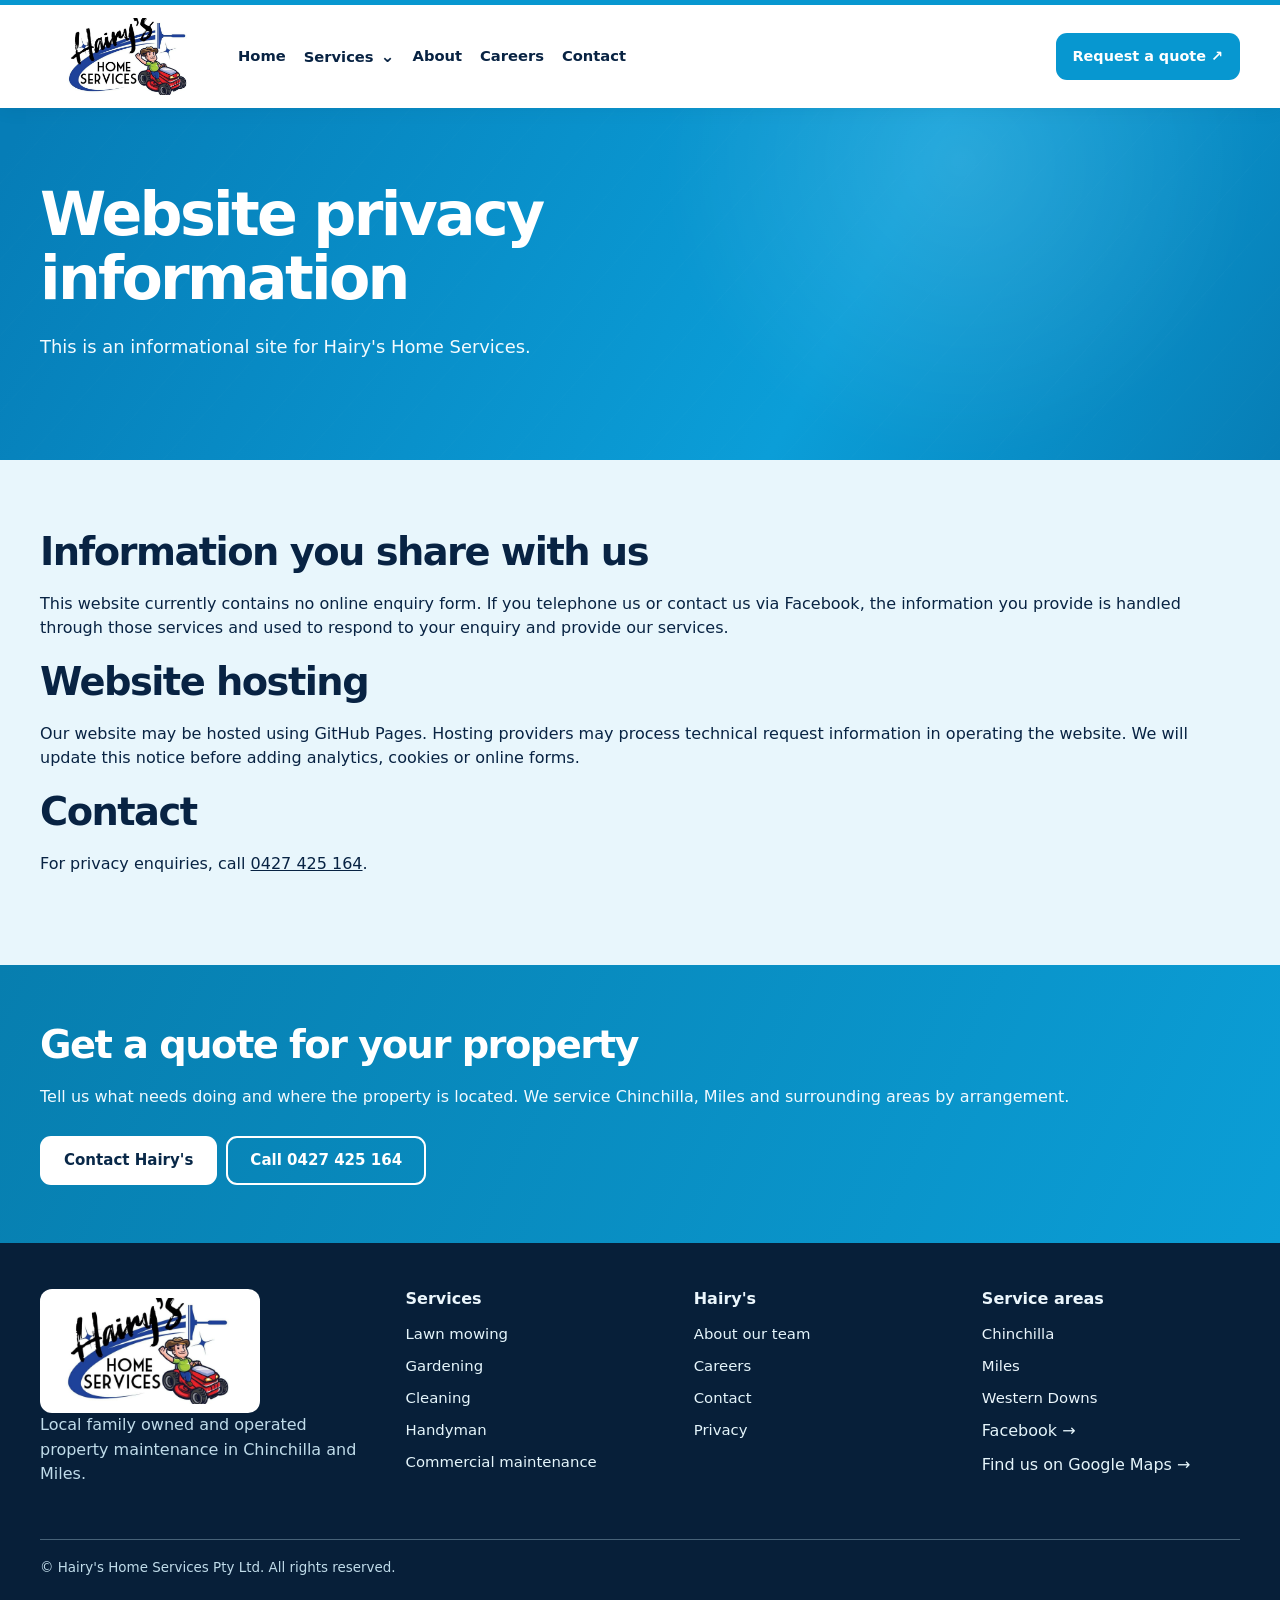
<file: privacy/index.html>
<!doctype html><html lang="en-AU"><head><meta charset="utf-8"><meta name="viewport" content="width=device-width, initial-scale=1"><title>Privacy | Hairy's Home Services</title><meta name="description" content="Privacy information about the Hairy's Home Services website."><meta name="robots" content="index,follow"><link rel="canonical" href="https://hairyshomeservices.com.au/privacy/"><meta property="og:type" content="website"><meta property="og:title" content="Privacy | Hairy's Home Services"><meta property="og:description" content="Privacy information about the Hairy's Home Services website."><meta property="og:url" content="https://hairyshomeservices.com.au/privacy/"><link rel="stylesheet" href="/assets/style.css"><script type="application/ld+json">{"@context":"https://schema.org","@type":"WebPage","name":"Privacy | Hairy's Home Services","description":"Privacy information about the Hairy's Home Services website.","url":"https://hairyshomeservices.com.au/privacy/"}</script><meta property="og:image" content="https://hairyshomeservices.com.au/assets/images/mowing-team-equipment.webp"><meta name="theme-color" content="#0797d0"></head><body><header class="top"><div class="container nav"><a class="brand-logo" href="/" aria-label="Hairy's Home Services homepage"><img src="/assets/images/logo-hairys.webp" alt="Hairy's Home Services" width="178" height="77"></a><nav class="site-nav" aria-label="Main navigation"><a href="/">Home</a><details><summary>Services</summary><div class="nav-menu">
 <a href="/lawn-mowing-chinchilla/">Lawn mowing</a><a href="/gardening-chinchilla/">Gardening &amp; hedges</a><a href="/cleaning-chinchilla/">Cleaning</a><a href="/handyman-chinchilla/">Handyman</a><a href="/commercial-property-maintenance/">Commercial maintenance</a></div></details><a href="/about/">About</a><a href="/careers/">Careers</a><a href="/contact/">Contact</a></nav><div class="nav-actions"><a class="btn quote" href="/contact/">Request a quote ↗</a></div></div></header><main><section class="hero"><div class="container"><h1>Website privacy information</h1><p>This is an informational site for Hairy's Home Services.</p></div></section><section class="section"><div class="container"><h2>Information you share with us</h2><p>This website currently contains no online enquiry form. If you telephone us or contact us via Facebook, the information you provide is handled through those services and used to respond to your enquiry and provide our services.</p><h2>Website hosting</h2><p>Our website may be hosted using GitHub Pages. Hosting providers may process technical request information in operating the website. We will update this notice before adding analytics, cookies or online forms.</p><h2>Contact</h2><p>For privacy enquiries, call <a href="tel:+61427425164">0427 425 164</a>.</p></div></section></main><section class="section contact" id="contact"><div class="container"><h2>Get a quote for your property</h2><p>Tell us what needs doing and where the property is located. We service Chinchilla, Miles and surrounding areas by arrangement.</p><a class="btn" href="/contact/">Contact Hairy's</a><a class="btn alt" href="tel:+61427425164">Call 0427 425 164</a></div></section><footer class="footer"><div class="container"><div class="footer-top">
<div class="footer-brand"><a href="/"><img src="/assets/images/logo-hairys.webp" alt="Hairy's Home Services" loading="lazy" width="220" height="115"></a><p>Local family owned and operated property maintenance in Chinchilla and Miles.</p></div>
<div><h3>Services</h3><ul><li><a href="/lawn-mowing-chinchilla/">Lawn mowing</a></li><li><a href="/gardening-chinchilla/">Gardening</a></li><li><a href="/cleaning-chinchilla/">Cleaning</a></li><li><a href="/handyman-chinchilla/">Handyman</a></li><li><a href="/commercial-property-maintenance/">Commercial maintenance</a></li></ul></div>
<div><h3>Hairy's</h3><ul><li><a href="/about/">About our team</a></li><li><a href="/careers/">Careers</a></li><li><a href="/contact/">Contact</a></li><li><a href="/privacy/">Privacy</a></li></ul></div>
<div><h3>Service areas</h3><ul><li>Chinchilla</li><li>Miles</li><li>Western Downs</li></ul><p><a href="https://www.facebook.com/Hairyshomeservices" target="_blank" rel="noopener">Facebook →</a> <a class="google-social-link" href="https://www.google.com/maps/search/?api=1&amp;query=Hairy%27s%20Home%20Services%20Chinchilla%20QLD&amp;query_place_id=ChIJuXbh9719vmsRwkrC1QKnAt4" target="_blank" rel="noopener noreferrer">Find us on Google Maps →</a></p></div></div><div class="footer-bottom">© Hairy's Home Services Pty Ltd. All rights reserved.</div></div></footer></body></html>
</file>
<file: assets/style.css>
/* Hairy's Home Services — brand refresh, October 2026.
   Real photography, responsive layouts, accessible controls.
   Primary colour inspired by Hairy's branded work shirts. */
:root {
  --brand:#0797d0;
  --brand-dark:#087cb8;
  --brand-deep:#045a91;
  --ink:#082343;
  --ink-soft:#31516d;
  --blue-very-light:#e8f6fc;
  --blue-soft:#d7effa;
  --white:#fff;
  --line:#c9e6f2;
  --shadow:0 12px 34px rgba(4,49,83,.13);
  --radius:18px;
  --navy:#092848;
  --green:#0797d0;
  --muted:#31516d;
  --cream:#e7f5fc;
}
*{box-sizing:border-box}
html{scroll-behavior:smooth}
body{margin:0;background:var(--blue-very-light);color:var(--ink);font-family:system-ui,-apple-system,BlinkMacSystemFont,"Segoe UI",Arial,sans-serif;line-height:1.55;-webkit-font-smoothing:antialiased}
img{max-width:100%}
a{color:inherit}
a:focus-visible,button:focus-visible,summary:focus-visible{outline:3px solid #f9bd36;outline-offset:4px}
.container{width:min(1200px,calc(100% - 44px));margin:0 auto}
.top{background:#fff;color:var(--ink);box-shadow:0 2px 16px rgba(0,50,80,.08);position:relative;z-index:12}
.top:before{content:"";display:block;height:5px;background:var(--brand)}
.nav{display:flex;align-items:center;justify-content:space-between;gap:20px;padding:13px 0;min-height:94px}
.brand-logo{display:flex;align-items:center;gap:8px;font-weight:800;text-decoration:none;flex:0 0 auto}
.brand-logo img{display:block;width:178px;height:77px;object-fit:contain}
.brand-logo .brand-text{display:none}
.site-nav, .nav nav{display:flex;align-items:center;justify-content:center;gap:clamp(10px,1.4vw,23px);flex-wrap:wrap}
.site-nav a,.nav nav a,.nav summary{font-size:.92rem;font-weight:740;text-decoration:none;line-height:1.25;white-space:nowrap}
.site-nav a:hover,.nav nav a:hover,.site-nav a[aria-current="page"]{color:var(--brand-deep)}
.site-nav .active,.nav nav .active{color:var(--brand-deep);text-decoration:underline;text-decoration-color:var(--brand);text-underline-offset:8px}
.nav details{position:relative}
.nav summary{cursor:pointer;list-style:none}
.nav summary::-webkit-details-marker{display:none}
.nav summary:after{content:"⌄";font-size:1.05rem;margin-left:7px}
.nav details[open] summary{color:var(--brand-deep)}
.nav-menu{position:absolute;right:auto;top:calc(100% + 14px);z-index:15;background:#fff;border:1px solid #d4eaf5;box-shadow:var(--shadow);border-radius:14px;padding:12px;min-width:234px;display:grid;gap:2px}
.nav-menu a{display:block;padding:10px 12px;border-radius:8px;font-size:.93rem}
.nav-menu a:hover{background:var(--blue-very-light)}
.nav-actions{display:flex;align-items:center;gap:9px;margin-left:auto;flex-shrink:0}
.nav-actions .btn{margin:0;padding:12px 15px;font-size:.9rem}
.nav-actions .btn.phone{background:var(--navy);color:#fff}
.nav-actions .btn.quote{background:var(--brand);color:white}
.nav-actions .btn:hover{transform:translateY(-1px)}
.btn{display:inline-flex;gap:9px;align-items:center;justify-content:center;padding:13px 22px;min-height:47px;border-radius:11px;border:2px solid transparent;text-decoration:none;background:var(--brand);color:#fff;font-size:.94rem;font-weight:800;line-height:1.3;transition:transform .15s,box-shadow .15s,background .15s;margin:7px 9px 0 0}
.btn:hover{transform:translateY(-2px);background:var(--brand-deep);box-shadow:0 9px 22px #07538826}
.btn.alt{background:transparent;color:#fff;border-color:#fff}
.btn.alt:hover{background:#ffffff1c}
.btn.navy{background:var(--navy);color:#fff}
.btn.white{background:#fff;color:var(--navy)}
.btn.light{background:#e3f4fb;color:var(--navy)}
.hero{position:relative;isolation:isolate;background:linear-gradient(118deg,#067db7 2%,#0b9ed8 65%,#077eb6);color:#fff;padding:75px 0 80px;overflow:hidden}
.hero:before{content:"";position:absolute;inset:0;pointer-events:none;opacity:.22;z-index:-1;background:radial-gradient(circle at 75% 15%,#ffffff90 0,transparent 30%),repeating-linear-gradient(132deg,transparent 0 50px,#ffffff0d 50px 51px)}
.hero .container:not(.hero-inner){position:relative}
.hero-inner{display:grid;grid-template-columns:1.04fr .96fr;gap:48px;align-items:center}
.hero h1{font-size:clamp(2.5rem,4.7vw,4.4rem);line-height:1.06;max-width:760px;letter-spacing:-.045em;margin:0 0 22px}
.hero p{font-size:1.12rem;line-height:1.6;color:#f3fbff;max-width:640px}
.eyebrow{margin:0 0 15px;color:#e0faff;font-size:.79rem;letter-spacing:.13em;font-weight:900;text-transform:uppercase}
.eyebrow.dark{color:var(--brand-deep)}
.hero-figure{margin:0;position:relative;max-width:580px;justify-self:end}
.hero-figure img{display:block;width:100%;min-height:390px;max-height:510px;aspect-ratio:1.18;object-fit:cover;object-position:center 30%;border-radius:24px;box-shadow:0 22px 44px #033f6575;border:5px solid #ffffffaa;background:#c9e9f6}
.hero-figure figcaption{font-size:.83rem;color:#e4f8ff;margin-top:11px;text-align:right}
.trust-points{display:flex;flex-wrap:wrap;gap:12px 25px;margin:23px 0 25px;padding:0;list-style:none}
.trust-points li{font-weight:750;font-size:.89rem;display:flex;gap:8px;align-items:center}
.trust-points li:before{content:"✓";display:grid;place-items:center;width:26px;height:26px;flex:0 0 26px;border-radius:50%;color:var(--brand-deep);background:#fff;font-weight:900}
.section{padding:70px 0;background:var(--blue-very-light)}
.section.tint{background:var(--blue-soft)}
.section.brand-band{background:linear-gradient(120deg,#087cb8,#0c9ed8);color:#fff}
.section.brand-band .lead,.section.brand-band p{color:#f3fbff}
.section.white-band{background:#fff}
h2{font-size:clamp(1.85rem,3vw,2.9rem);letter-spacing:-.04em;line-height:1.13;margin:0 0 18px}
h3{margin:0 0 10px;font-size:1.22rem;line-height:1.2}
p{margin:0 0 19px}
.lead{color:var(--ink-soft);font-size:1.07rem;max-width:820px}
.center{text-align:center}
.center .lead{margin-left:auto;margin-right:auto}
.cards{display:grid;grid-template-columns:repeat(auto-fit,minmax(225px,1fr));gap:18px;margin-top:28px}
.card{background:#fff;border:1px solid var(--line);border-radius:var(--radius);padding:25px;box-shadow:0 5px 18px rgba(5,57,88,.045)}
.card p{color:var(--ink-soft)}
.card a{color:var(--brand-deep);font-weight:800}
.cards a:focus-visible,.service-card:focus-visible{outline-offset:3px}
.service-grid{display:grid;grid-template-columns:repeat(5,minmax(0,1fr));gap:16px;margin-top:33px}
.service-card{display:flex;flex-direction:column;text-decoration:none;overflow:hidden;position:relative;border-radius:16px;background:#fff;box-shadow:var(--shadow);transition:transform .18s,box-shadow .18s}
.service-card:hover{transform:translateY(-5px);box-shadow:0 18px 45px #073a652f}
.service-card img{display:block;width:100%;aspect-ratio:1.14;object-fit:cover}
.service-card:nth-child(3) img{object-position:center 29%}
.service-card:nth-child(4) img{object-position:center}
.service-card .service-number{display:grid;place-items:center;position:absolute;top:13px;left:13px;background:var(--brand);border:2px solid white;border-radius:11px;min-width:40px;height:39px;color:#fff;font-size:.78rem;font-weight:900}
.service-copy{padding:19px 17px 23px;flex:1;display:flex;flex-direction:column}
.service-copy h3{font-size:1.1rem;margin:0 0 9px}
.service-copy p{font-size:.89rem;color:var(--ink-soft);line-height:1.5;flex:1;margin:0 0 13px}
.service-link{font-size:.88rem;color:var(--brand-deep);font-weight:850}
.gallery-grid{display:grid;grid-template-columns:repeat(3,minmax(0,1fr));gap:22px;margin-top:28px}
.gallery-grid.two{grid-template-columns:repeat(2,minmax(0,1fr))}
.gallery-grid.four{grid-template-columns:repeat(4,minmax(0,1fr))}
.photo-card{margin:0;overflow:hidden;border:1px solid #cfebf6;border-radius:16px;background:white;box-shadow:0 5px 20px #043e5914}
.photo-card img{display:block;width:100%;height:auto;aspect-ratio:4 / 3;object-fit:cover;background:#e3f5fc}
.photo-card figcaption{padding:17px 18px;color:var(--ink-soft);font-size:.94rem}
.photo-card figcaption strong{display:block;color:var(--ink);font-size:1.03rem;margin-bottom:4px}
.photo-card figcaption a{color:var(--brand-deep);font-weight:800}
.pair-grid{display:grid;grid-template-columns:repeat(2,minmax(0,1fr));gap:16px;margin-top:16px}
.pair-grid figure{margin:0;overflow:hidden;border:1px solid #d0e7f3;border-radius:13px;background:#fff}
.pair-grid img{display:block;width:100%;aspect-ratio:4/3;object-fit:cover}
.pair-grid figcaption{font-size:.85rem;padding:10px 14px;font-weight:900;color:var(--ink)}
.before-after{margin:35px 0 10px}
.case-title{font-size:1.34rem}
.case-description{color:var(--ink-soft);font-size:.97rem}
.split,.photo-row{display:grid;grid-template-columns:1fr 1fr;gap:44px;align-items:center}
.photo-row img{width:100%;height:auto;aspect-ratio:4/3;object-fit:cover;border-radius:18px;box-shadow:var(--shadow)}
.photo-row figure{margin:0}
.photo-row figcaption{color:var(--ink-soft);font-size:.85rem;margin-top:7px}
.facts{display:grid;grid-template-columns:repeat(auto-fit,minmax(200px,1fr));gap:16px}
.fact{background:#fff;border-left:5px solid var(--brand);border-radius:8px;padding:16px 20px}
.fact strong{font-size:1.02rem}
.fact p{margin:8px 0 0;color:var(--ink-soft)}
.list{padding-left:22px}.list li{margin-bottom:10px}
.why-grid{display:grid;grid-template-columns:repeat(4,minmax(0,1fr));gap:17px;margin-top:25px}
.why-item{background:#fff;border-radius:14px;padding:24px 20px;box-shadow:0 5px 18px #052e5e13}
.why-item .why-icon{display:grid;place-items:center;width:43px;height:43px;border-radius:50%;margin-bottom:14px;background:var(--brand);color:#fff;font-size:1.3rem;font-weight:900}
.why-item h3{font-size:1.06rem}
.why-item p{color:var(--ink-soft);font-size:.91rem;margin:0}
.contact{background:linear-gradient(115deg,#077eaf,#0b9ed6);color:#fff;padding:58px 0}
.contact p{color:#f1faff}
.contact a:not(.btn){color:#fff}
.contact .btn{background:#fff;color:var(--navy)}
.contact .btn.alt{background:transparent;color:#fff;border-color:#fff}
.cta-layout{display:flex;align-items:center;justify-content:space-between;gap:30px;flex-wrap:wrap}
.cta-layout p{max-width:630px}
.footer{background:#071f39;color:#ebf6fc;padding:46px 0 22px}
.footer-top{display:grid;grid-template-columns:1.3fr 1fr 1fr 1fr;gap:30px}
.footer-brand img{display:block;width:220px;height:auto;background:white;border-radius:12px;padding:9px}
.footer p{color:#c0dcea}
.footer h3{font-size:1rem;margin:0 0 15px}
.footer ul{list-style:none;margin:0;padding:0}
.footer li{margin:0 0 9px;font-size:.93rem}
.footer a{text-decoration:none;color:#e5f5fb}
.footer a:hover{text-decoration:underline}
.footer-bottom{margin-top:33px;padding-top:18px;border-top:1px solid #476278;color:#c0dcea;font-size:.84rem}
footer:not(.footer){background:#071f39;color:#e2f2fa;padding:24px 0;font-size:.89rem}
.crumb{font-size:.9rem;color:#e1f9ff;margin-bottom:20px}
.small,.footnote{font-size:.87rem;color:var(--ink-soft)}
@media(max-width:1120px){
 .nav{gap:10px;flex-wrap:wrap}
 .brand-logo img{width:158px;height:67px}
 .nav-actions .btn{padding:10px 13px}
 .service-grid{grid-template-columns:repeat(3,minmax(0,1fr))}
 .footer-top{grid-template-columns:repeat(2,minmax(0,1fr))}
}
@media(max-width:850px){
 .hero-inner,.split,.photo-row{grid-template-columns:1fr}
 .hero{padding:54px 0}
 .hero-figure{justify-self:stretch;max-width:none}
 .hero-figure img{max-height:400px;aspect-ratio:16/9}
 .why-grid{grid-template-columns:repeat(2,minmax(0,1fr))}
 .gallery-grid.four{grid-template-columns:repeat(2,minmax(0,1fr))}
 .nav .brand-text{display:none}
 .nav nav{order:3;width:100%;justify-content:center}
 .nav-actions{margin-left:auto}
}
@media(max-width:600px){
 .container{width:min(100% - 28px,1200px)}
 .nav{padding:12px 0}
 .brand-logo img{width:135px;height:56px}
 .nav-actions{gap:6px}
 .nav-actions .btn{font-size:.78rem;padding:9px 10px;min-height:39px}
 .nav-actions .phone{display:none}
 .site-nav,.nav nav{gap:12px;justify-content:flex-start}
 .site-nav a,.nav nav a{font-size:.84rem}
 .nav-menu{left:0;right:auto}
 .hero{padding:48px 0 53px}
 .hero h1{font-size:clamp(2.3rem,10vw,3.1rem)}
 .hero p{font-size:1rem}
 .hero-figure img{aspect-ratio:4/3;min-height:0}
 .section{padding:49px 0}
 .service-grid{grid-template-columns:repeat(2,minmax(0,1fr));gap:12px}
 .service-card img{aspect-ratio:1.05}
 .service-copy{padding:13px 12px 17px}
 .service-copy h3{font-size:1rem}
 .service-copy p{font-size:.84rem}
 .gallery-grid,.gallery-grid.two,.gallery-grid.four,.pair-grid,.why-grid,.footer-top{grid-template-columns:1fr}
 .gallery-grid{gap:17px}
 .photo-card img{aspect-ratio:16/11}
 .footer{padding:42px 0 22px}
 .btn{padding:12px 15px}
 .trust-points{gap:9px 15px}
}
@media(prefers-reduced-motion:reduce){
 html{scroll-behavior:auto}
 .btn,.service-card{transition:none}
}


/* Seasonal mowing lead capture. Small, responsive, no pop-ups. */
.season-ribbon{background:#082e51;color:#fff}
.ribbon-inner{display:flex;align-items:center;justify-content:space-between;gap:20px;padding:13px 0;font-size:.94rem;line-height:1.5}
.ribbon-inner strong{color:#fff;font-weight:850}
.ribbon-inner a{white-space:nowrap;font-weight:850;color:#fff;text-decoration:underline;text-decoration-color:#62d7fb;text-underline-offset:5px}
.mow-convert{background:#e0f5fc}
.mow-priority{background:#e1f4fc}
.mow-convert .btn,.mow-priority .btn{margin-bottom:8px}
.mobile-lead-bar{display:none}
@media(max-width:850px){
 .ribbon-inner{align-items:flex-start;flex-direction:column;gap:6px}
 .ribbon-inner a{white-space:normal}
}
@media(max-width:600px){
 body:has(.mobile-lead-bar){padding-bottom:72px}
 .mobile-lead-bar{position:fixed;display:grid;grid-template-columns:1fr 1fr;gap:8px;bottom:0;left:0;right:0;z-index:50;padding:10px 12px max(10px,env(safe-area-inset-bottom));background:#fff;box-shadow:0 -3px 18px #001d3640}
 .mobile-lead-bar a{display:flex;align-items:center;justify-content:center;text-align:center;min-height:43px;border-radius:9px;text-decoration:none;font-weight:850;font-size:.92rem;color:#fff;background:var(--brand-deep)}
 .mobile-lead-bar a:first-child{background:var(--navy)}
 .nav-actions .phone{display:none}
}

/* Official business-profile links */
.social-profiles{display:flex;flex-wrap:wrap;gap:10px;margin:18px 0 10px}
.social-profiles a{display:inline-flex;align-items:center;justify-content:center;border:1px solid #b9def0;background:#fff;color:#085982;text-decoration:none;font-size:.92rem;font-weight:800;padding:10px 15px;border-radius:10px}
.social-profiles a:hover{background:#e6f6fc}
.footer .google-social-link{display:block;margin-top:9px}
</file>
